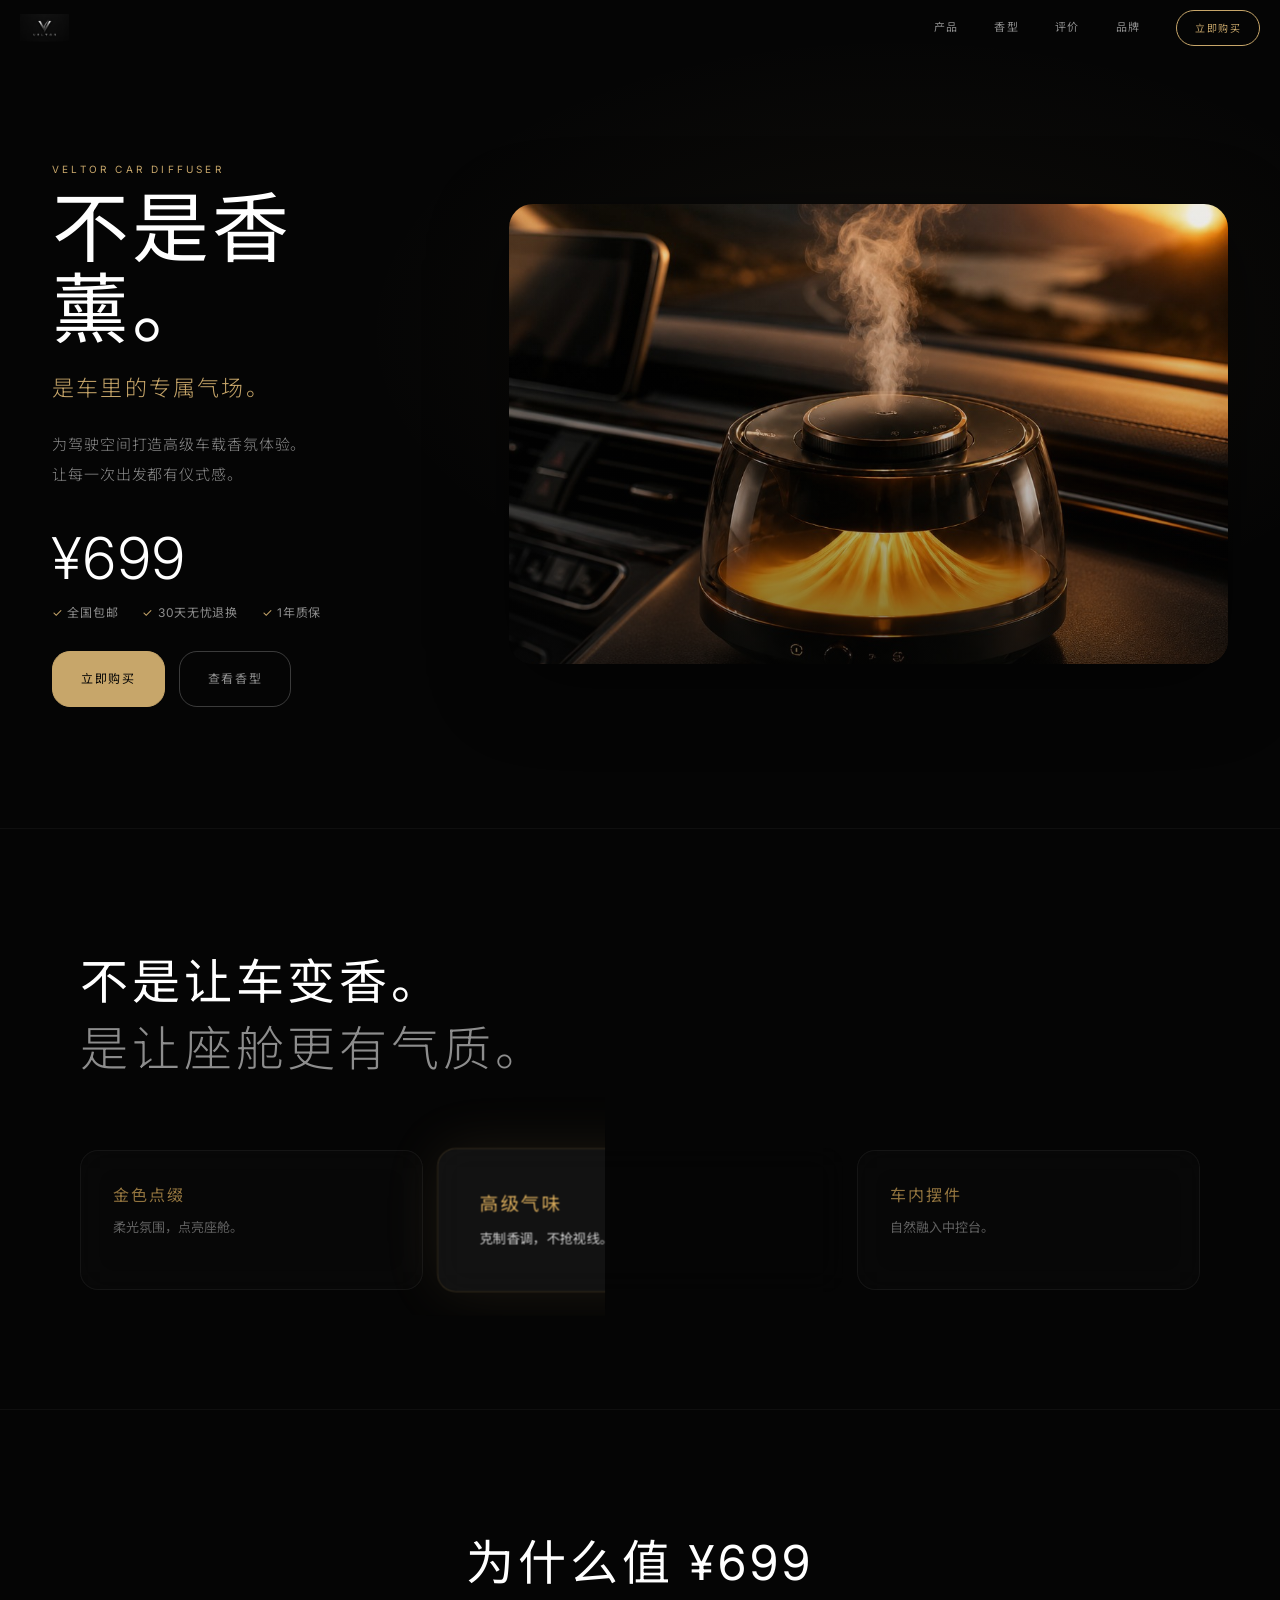
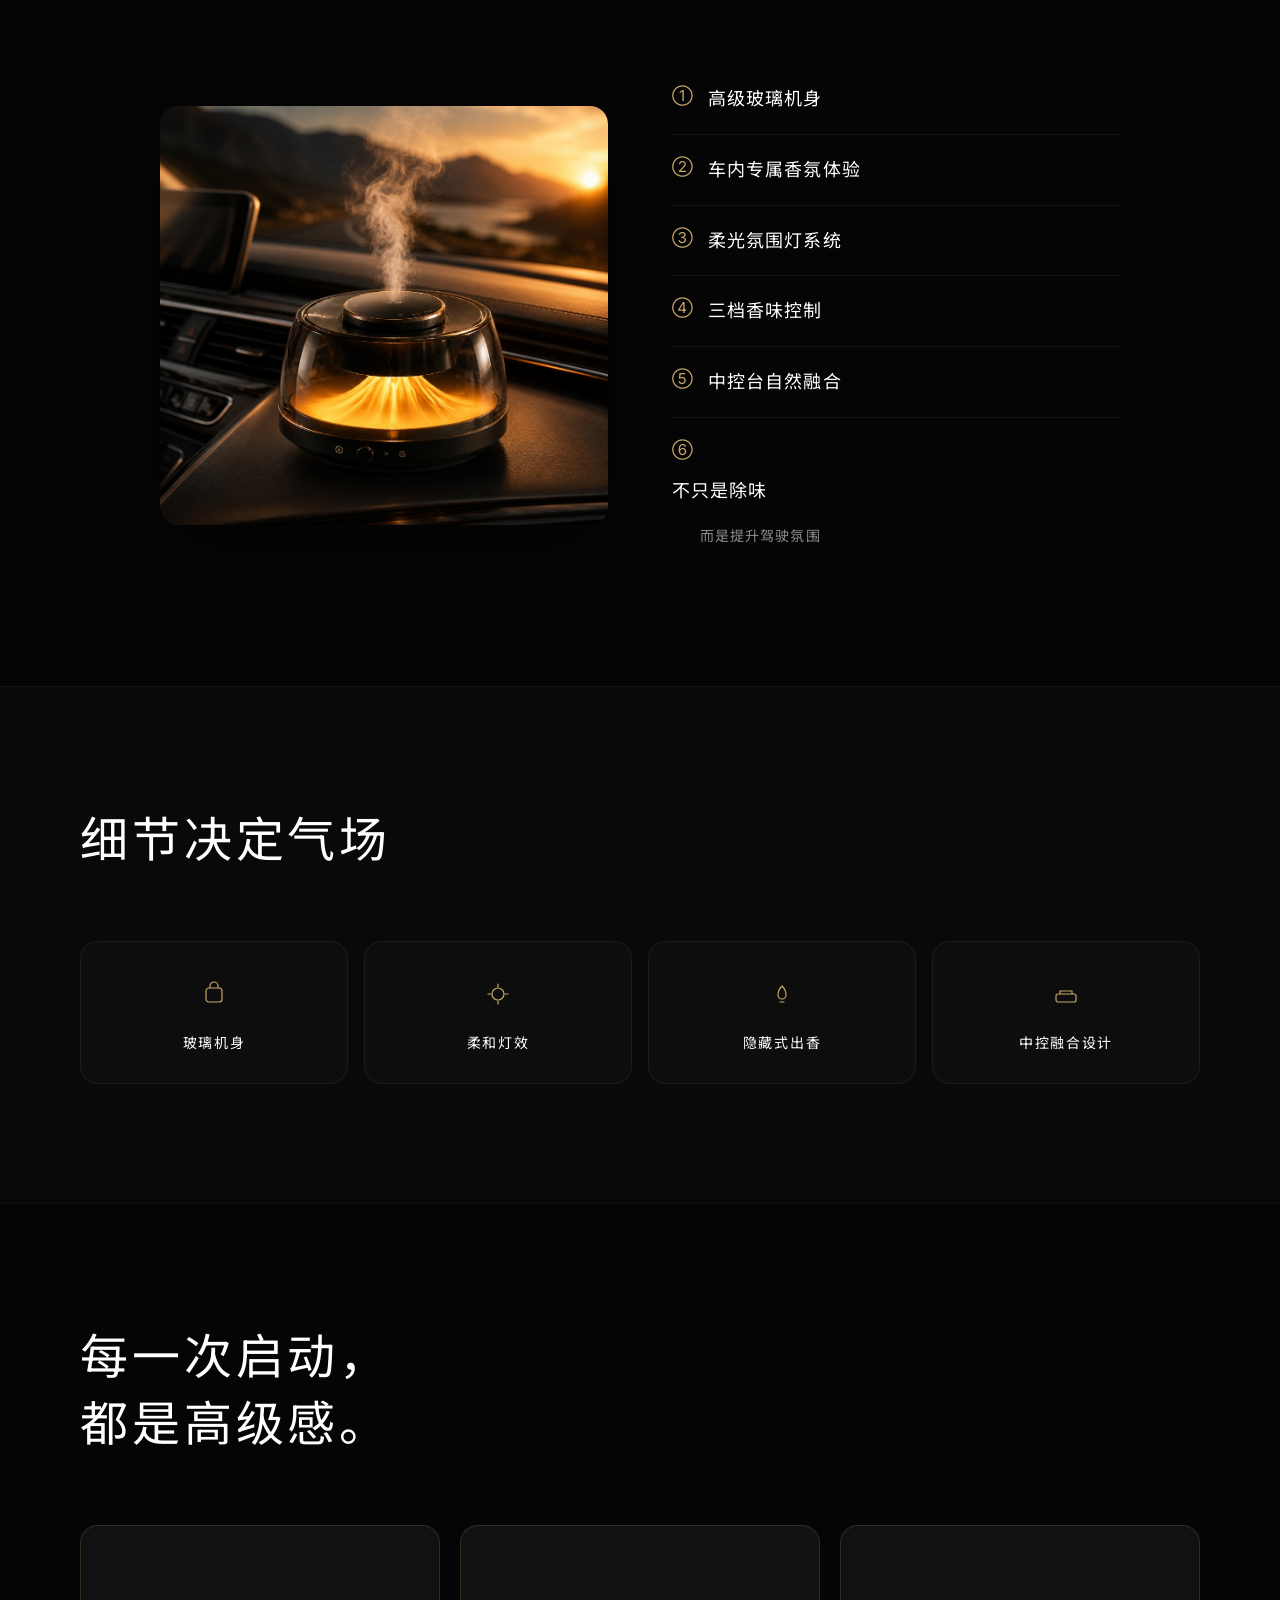
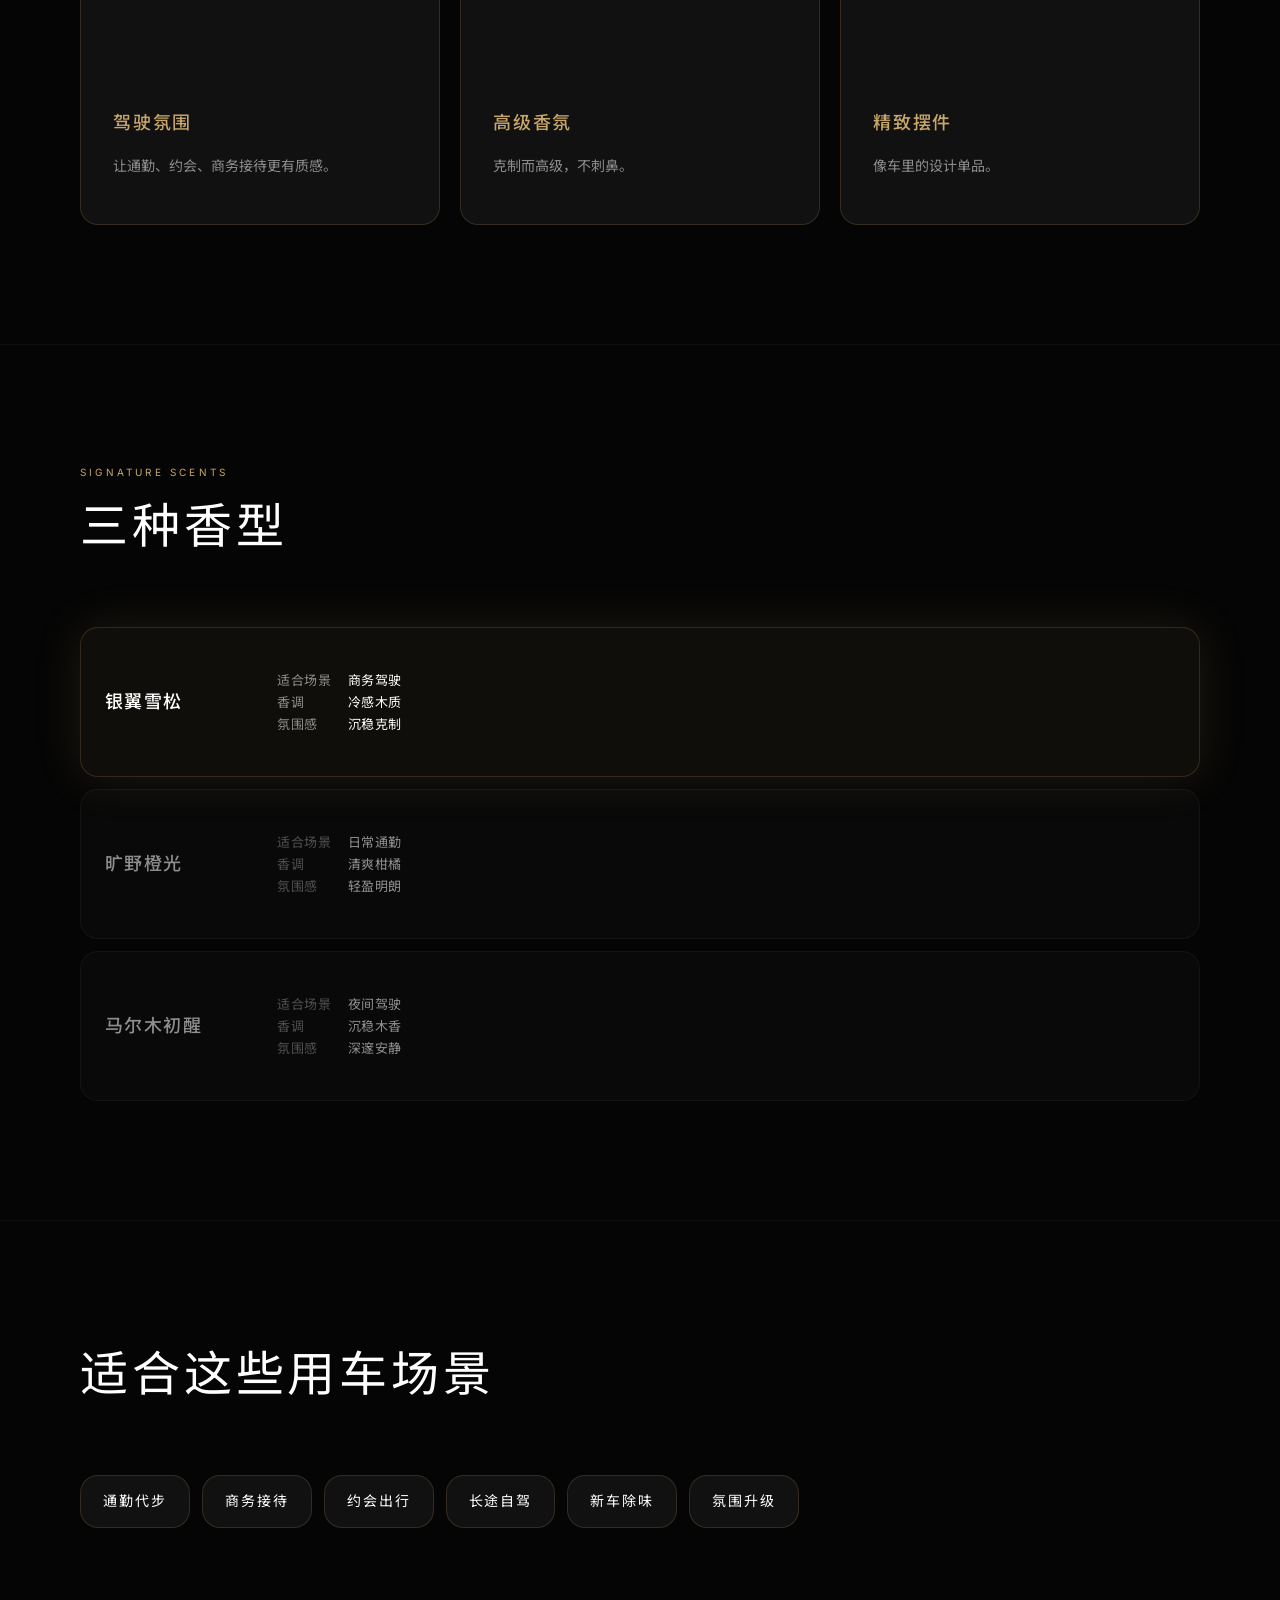
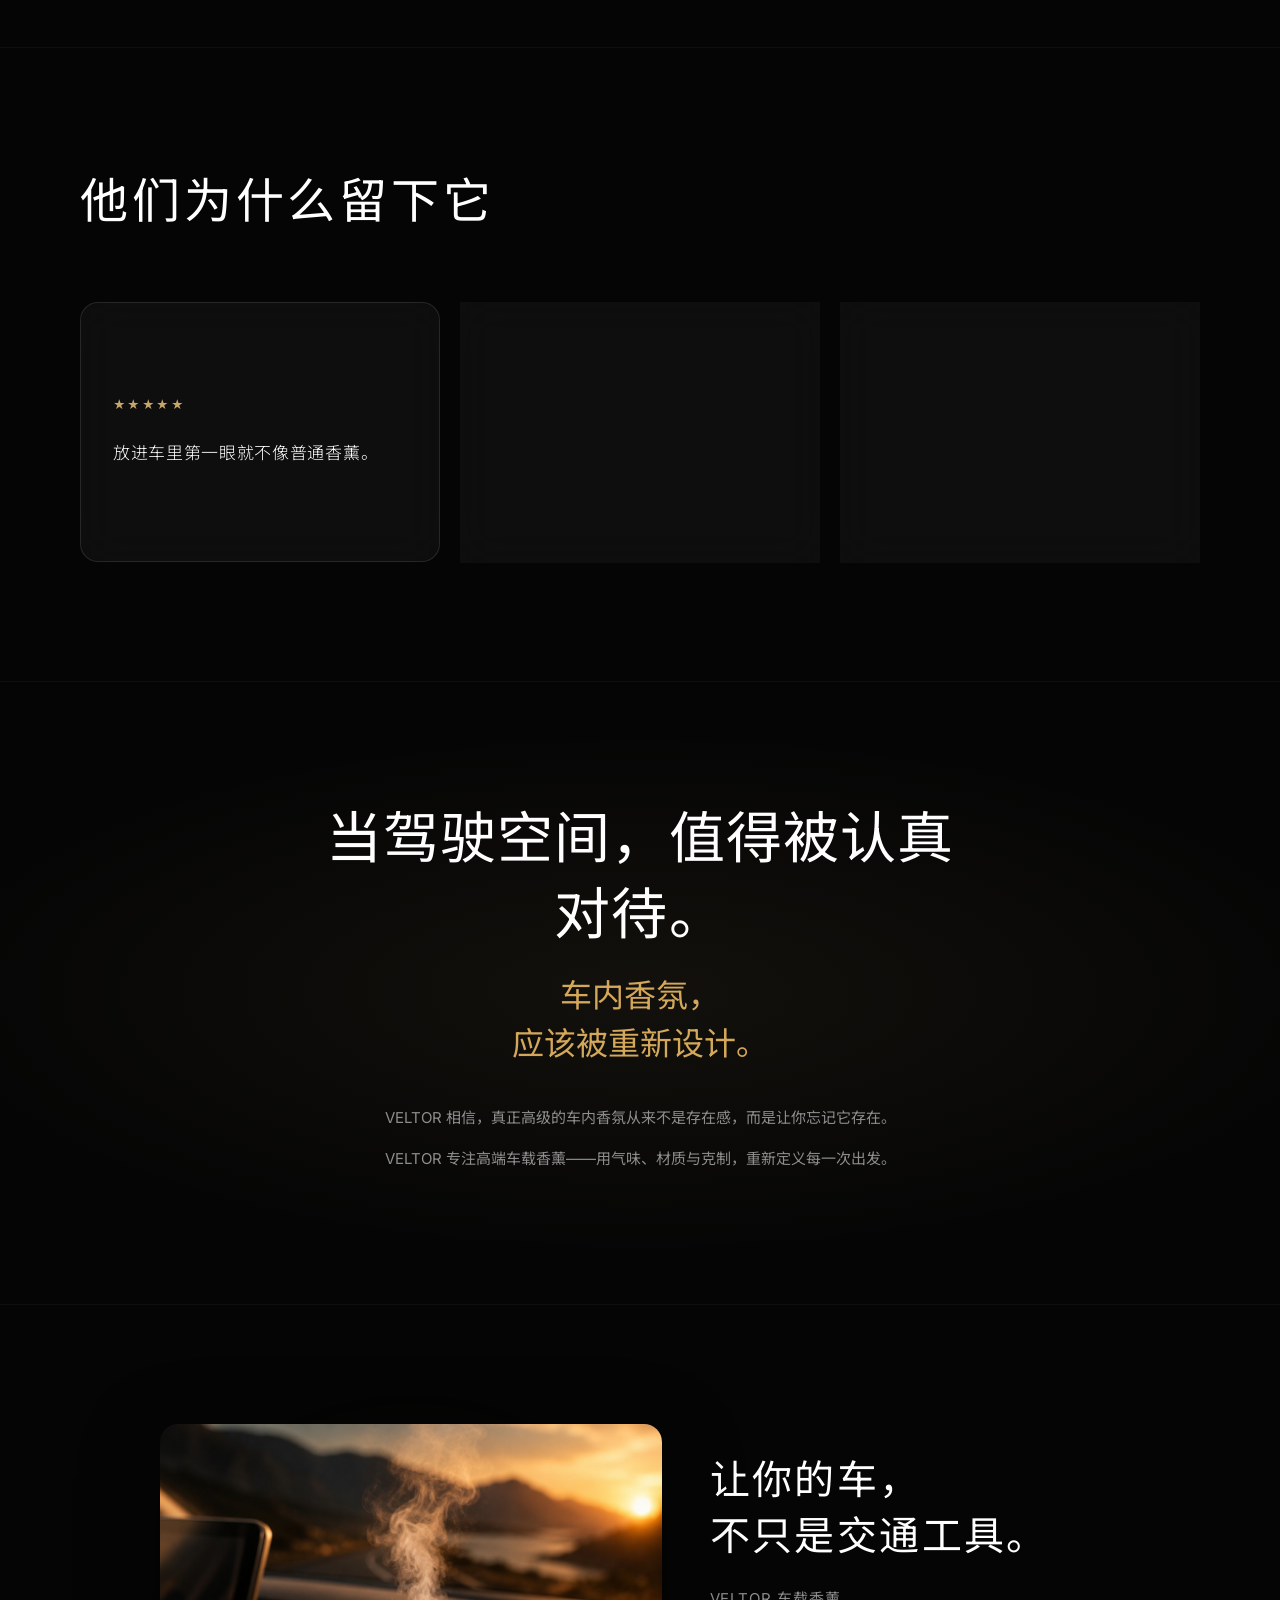
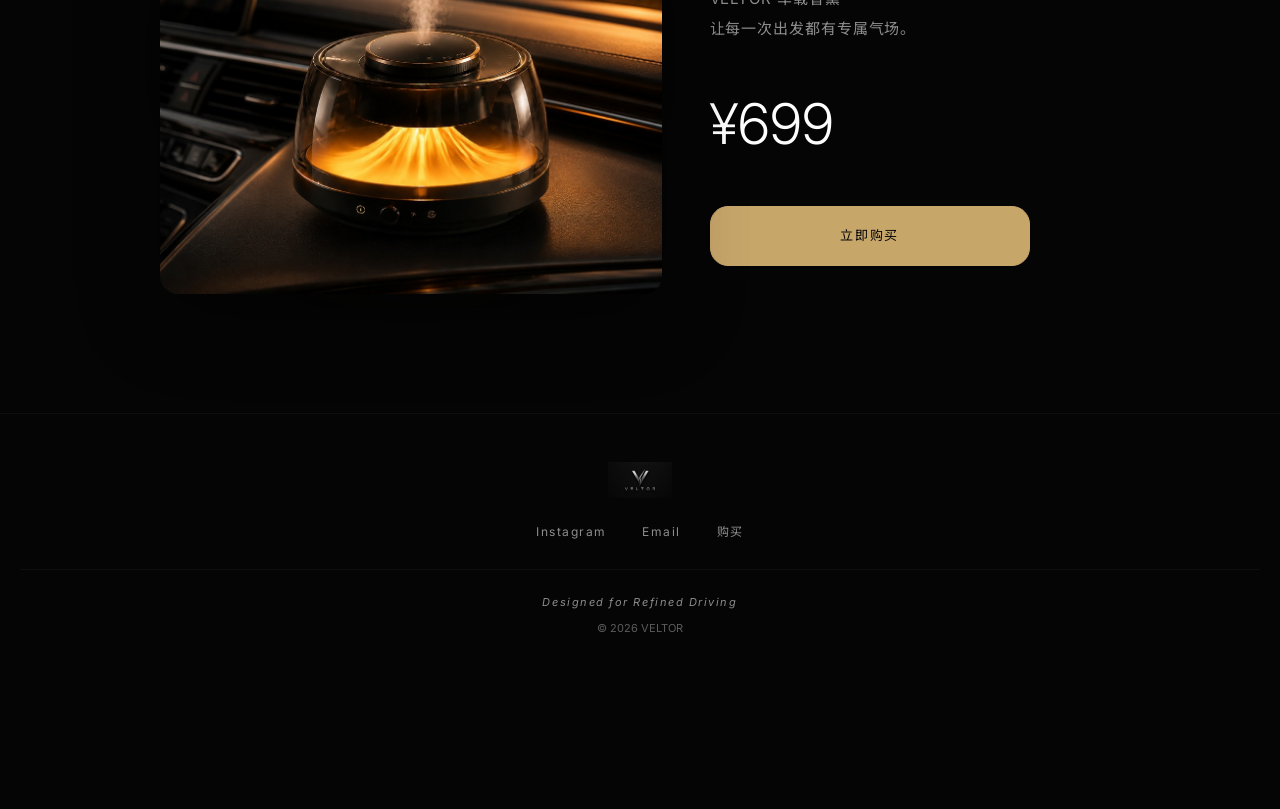
<file: index.html>
<!DOCTYPE html>
<html lang="zh-CN">
<head>
  <meta charset="UTF-8">
  <meta name="viewport" content="width=device-width, initial-scale=1.0">
  <script>
    (function (REPO) {
      var p = location.pathname;
      var base = (p === REPO || p.indexOf(REPO + '/') === 0)
        ? REPO + '/'
        : (p.indexOf('.') > -1 ? p.slice(0, p.lastIndexOf('/') + 1) : (p.endsWith('/') ? p : p + '/'));
      var el = document.createElement('base');
      el.href = base;
      document.head.insertBefore(el, document.head.firstChild);
      window.VELTOR_BASE = base;
      window.veltorPage = function (path) { return base + String(path).replace(/^\//, ''); };
      var isGhPages = p === REPO || p.indexOf(REPO + '/') === 0;
      window.veltorProductImg = isGhPages ? 'images/car-diffuser-hero.png' : 'public/images/car-diffuser-hero.png';
      window.veltorLogoImg = isGhPages ? 'images/logo-main.png' : 'public/images/logo-main.png';
      var preload = document.createElement('link');
      preload.rel = 'preload';
      preload.as = 'image';
      preload.href = (isGhPages ? REPO + '/' : base) + window.veltorProductImg;
      document.head.appendChild(preload);
    })('/veltor-site');
  </script>
  <meta name="description" content="VELTOR 高端车载香薰，为驾驶空间打造专属气场。">
  <title>VELTOR｜高端车载香薰</title>
  <meta property="og:type" content="website">
  <meta property="og:site_name" content="VELTOR">
  <meta property="og:title" content="VELTOR｜高端车载香薰">
  <meta property="og:description" content="VELTOR 高端车载香薰，为驾驶空间打造专属气场。">
  <meta property="og:image" content="https://suihaoyang320-ctrl.github.io/veltor-site/images/logo-main.png">
  <meta property="og:url" content="https://suihaoyang320-ctrl.github.io/veltor-site/">
  <meta property="og:locale" content="zh_CN">
  <meta name="twitter:card" content="summary_large_image">
  <meta name="twitter:title" content="VELTOR｜高端车载香薰">
  <meta name="twitter:description" content="VELTOR 高端车载香薰，为驾驶空间打造专属气场。">
  <meta name="twitter:image" content="https://suihaoyang320-ctrl.github.io/veltor-site/images/logo-main.png">
  <link rel="icon" type="image/png" href="favicon.png">
  <link rel="preconnect" href="https://fonts.googleapis.com">
  <link rel="preconnect" href="https://fonts.gstatic.com" crossorigin>
  <link href="https://fonts.googleapis.com/css2?family=Inter:wght@300;400;500;600&family=Noto+Sans+SC:wght@300;400;500;700&display=swap" rel="stylesheet">
  <link rel="stylesheet" href="style.css">
</head>
<body>
  <header class="nav" id="nav">
    <div class="nav__inner">
      <a href="#" class="nav__logo anim-logo" aria-label="VELTOR">
        <img
          class="nav__logo-img"
          data-veltor-logo
          src="public/images/logo-main.png"
          alt="VELTOR"
          height="28"
        >
      </a>
      <nav class="nav__links">
        <a href="#worth699">产品</a>
        <a href="#details">香型</a>
        <a href="#reviews">评价</a>
        <a href="#story">品牌</a>
        <button class="nav__buy js-open-purchase" type="button">立即购买</button>
      </nav>
      <button class="nav__menu" id="menuBtn" aria-label="打开菜单" type="button">
        <span></span><span></span>
      </button>
    </div>
    <div class="nav__mobile" id="mobileMenu">
      <a href="#worth699">产品</a>
      <a href="#details">香型</a>
      <a href="#reviews">评价</a>
      <a href="#story">品牌</a>
      <button class="nav__buy js-open-purchase" type="button">立即购买</button>
    </div>
  </header>

  <!-- 1 · Hero -->
  <section class="hero" id="hero">
    <div class="hero__bg">
      <div class="hero__breath"></div>
    </div>
    <div class="hero__grid">
      <div class="hero__copy">
        <p class="eyebrow anim-up" style="--d:0.1s">VELTOR CAR DIFFUSER</p>
        <h1 class="hero__headline anim-up" style="--d:0.2s">不是香薰。</h1>
        <p class="hero__sub anim-up" style="--d:0.3s">是车里的专属气场。</p>
        <p class="hero__desc anim-up" style="--d:0.4s">为驾驶空间打造高级车载香氛体验。<br>让每一次出发都有仪式感。</p>
        <div class="hero__price-block anim-up" style="--d:0.55s">
          <p class="hero__price">¥699</p>
          <ul class="hero__trust">
            <li>✓ 全国包邮</li>
            <li>✓ 30天无忧退换</li>
            <li>✓ 1年质保</li>
          </ul>
        </div>
        <div class="hero__actions anim-up" style="--d:0.65s">
          <button class="btn btn--gold js-open-purchase" type="button">立即购买</button>
          <a class="btn btn--ghost" href="#details">查看香型</a>
        </div>
      </div>
      <div class="hero__visual" id="heroVisual">
        <div class="hero__card" id="heroProduct">
          <img
            class="hero__img"
            data-veltor-product
            data-veltor-hero
            src="public/images/car-diffuser-hero.png"
            alt="VELTOR 高端车载香薰"
            width="828"
            height="460"
            fetchpriority="high"
            decoding="async"
          >
          <div class="hero__card-shade" aria-hidden="true"></div>
        </div>
      </div>
    </div>
  </section>

  <!-- 2 · 价值解释 -->
  <section class="section section--promise" id="promise">
    <div class="container">
      <h2 class="section-title reveal">不是让车变香。<br><span class="muted">是让座舱更有气质。</span></h2>
      <div class="promise-grid reveal" data-delay="1">
        <article class="promise-card promise-card--side">
          <span class="promise-card__label">金色点缀</span>
          <p class="promise-card__text">柔光氛围，点亮座舱。</p>
        </article>
        <article class="promise-card promise-card--featured">
          <span class="promise-card__label">高级气味</span>
          <p class="promise-card__text">克制香调，不抢视线。</p>
        </article>
        <article class="promise-card promise-card--side">
          <span class="promise-card__label">车内摆件</span>
          <p class="promise-card__text">自然融入中控台。</p>
        </article>
      </div>
    </div>
  </section>

  <!-- 3 · 为什么值 ¥699 -->
  <section class="section section--worth" id="worth699">
    <div class="container">
      <h2 class="section-title reveal">为什么值 ¥699</h2>
      <div class="worth-block reveal">
        <div class="worth-block__visual">
          <img class="worth-block__img" data-veltor-product src="public/images/car-diffuser-hero.png" alt="VELTOR 高端车载香薰" width="480" height="360" loading="lazy" decoding="async">
        </div>
        <ul class="worth-block__list">
          <li class="reveal" data-delay="0"><span class="worth-block__num">①</span>高级玻璃机身</li>
          <li class="reveal" data-delay="1"><span class="worth-block__num">②</span>车内专属香氛体验</li>
          <li class="reveal" data-delay="2"><span class="worth-block__num">③</span>柔光氛围灯系统</li>
          <li class="reveal" data-delay="3"><span class="worth-block__num">④</span>三档香味控制</li>
          <li class="reveal" data-delay="4"><span class="worth-block__num">⑤</span>中控台自然融合</li>
          <li class="reveal worth-block__list-item--dual" data-delay="5"><span class="worth-block__num">⑥</span>不只是除味<br><span class="worth-block__sub">而是提升驾驶氛围</span></li>
        </ul>
      </div>
    </div>
  </section>

  <!-- 4 · 细节决定气场 -->
  <section class="section section--micro" id="micro">
    <div class="container">
      <h2 class="section-title reveal">细节决定气场</h2>
      <div class="micro-grid reveal">
        <article class="micro-card reveal" data-delay="0">
          <span class="micro-card__icon" aria-hidden="true">
            <svg width="28" height="28" viewBox="0 0 28 28" fill="none"><rect x="6" y="8" width="16" height="14" rx="3" stroke="currentColor" stroke-width="1.2"/><path d="M10 8V6a4 4 0 0 1 8 0v2" stroke="currentColor" stroke-width="1.2"/></svg>
          </span>
          <h3>玻璃机身</h3>
        </article>
        <article class="micro-card reveal" data-delay="1">
          <span class="micro-card__icon" aria-hidden="true">
            <svg width="28" height="28" viewBox="0 0 28 28" fill="none"><circle cx="14" cy="14" r="6" stroke="currentColor" stroke-width="1.2"/><path d="M14 4v3M14 21v3M4 14h3M21 14h3" stroke="currentColor" stroke-width="1.2" stroke-linecap="round"/></svg>
          </span>
          <h3>柔和灯效</h3>
        </article>
        <article class="micro-card reveal" data-delay="2">
          <span class="micro-card__icon" aria-hidden="true">
            <svg width="28" height="28" viewBox="0 0 28 28" fill="none"><path d="M14 6c0 0-4 4-4 9a4 4 0 0 0 8 0c0-5-4-9-4-9z" stroke="currentColor" stroke-width="1.2"/><path d="M12 22h4" stroke="currentColor" stroke-width="1.2" stroke-linecap="round"/></svg>
          </span>
          <h3>隐藏式出香</h3>
        </article>
        <article class="micro-card reveal" data-delay="3">
          <span class="micro-card__icon" aria-hidden="true">
            <svg width="28" height="28" viewBox="0 0 28 28" fill="none"><rect x="4" y="14" width="20" height="8" rx="2" stroke="currentColor" stroke-width="1.2"/><path d="M8 14V11h12v3" stroke="currentColor" stroke-width="1.2"/></svg>
          </span>
          <h3>中控融合设计</h3>
        </article>
      </div>
    </div>
  </section>

  <!-- 5 · 产品体验 -->
  <section class="section section--craft" id="craft">
    <div class="container">
      <h2 class="section-title reveal">每一次启动，<br>都是高级感。</h2>
      <div class="craft-scroll">
        <article class="craft-card reveal" data-delay="0">
          <h3>驾驶氛围</h3>
          <p>让通勤、约会、商务接待更有质感。</p>
        </article>
        <article class="craft-card reveal" data-delay="1">
          <h3>高级香氛</h3>
          <p>克制而高级，不刺鼻。</p>
        </article>
        <article class="craft-card reveal" data-delay="2">
          <h3>精致摆件</h3>
          <p>像车里的设计单品。</p>
        </article>
      </div>
    </div>
  </section>

  <!-- 5 · 香型 -->
  <section class="section section--scents" id="details">
    <div class="container">
      <p class="eyebrow reveal">SIGNATURE SCENTS</p>
      <h2 class="section-title reveal">三种香型</h2>
      <div class="scent-stack" id="detailScents">
        <article class="scent-lg active reveal" data-scent="fir" data-delay="0" tabindex="0" role="button" aria-pressed="true">
          <div class="scent-lg__head">
            <h3>银翼雪松</h3>
            <div class="scent-lg__meta">
              <p><span class="scent-lg__key">适合场景</span><span class="scent-lg__val">商务驾驶</span></p>
              <p><span class="scent-lg__key">香调</span><span class="scent-lg__val">冷感木质</span></p>
              <p><span class="scent-lg__key">氛围感</span><span class="scent-lg__val">沉稳克制</span></p>
            </div>
          </div>
        </article>
        <article class="scent-lg reveal" data-scent="cedar" data-delay="1" tabindex="0" role="button" aria-pressed="false">
          <div class="scent-lg__head">
            <h3>旷野橙光</h3>
            <div class="scent-lg__meta">
              <p><span class="scent-lg__key">适合场景</span><span class="scent-lg__val">日常通勤</span></p>
              <p><span class="scent-lg__key">香调</span><span class="scent-lg__val">清爽柑橘</span></p>
              <p><span class="scent-lg__key">氛围感</span><span class="scent-lg__val">轻盈明朗</span></p>
            </div>
          </div>
        </article>
        <article class="scent-lg reveal" data-scent="ebony" data-delay="2" tabindex="0" role="button" aria-pressed="false">
          <div class="scent-lg__head">
            <h3>马尔木初醒</h3>
            <div class="scent-lg__meta">
              <p><span class="scent-lg__key">适合场景</span><span class="scent-lg__val">夜间驾驶</span></p>
              <p><span class="scent-lg__key">香调</span><span class="scent-lg__val">沉稳木香</span></p>
              <p><span class="scent-lg__key">氛围感</span><span class="scent-lg__val">深邃安静</span></p>
            </div>
          </div>
        </article>
      </div>
    </div>
  </section>

  <!-- 6 · 适配车型 -->
  <section class="section section--cars" id="cars">
    <div class="container">
      <h2 class="section-title reveal">适合这些用车场景</h2>
      <div class="cars-track reveal">
        <article class="car-cabin">通勤代步</article>
        <article class="car-cabin">商务接待</article>
        <article class="car-cabin">约会出行</article>
        <article class="car-cabin">长途自驾</article>
        <article class="car-cabin">新车除味</article>
        <article class="car-cabin">氛围升级</article>
      </div>
    </div>
  </section>

  <!-- 7 · 评价 -->
  <section class="section section--reviews" id="reviews">
    <div class="container">
      <h2 class="section-title reveal">他们为什么留下它</h2>
      <div class="review-forum">
        <article class="forum-card reveal" data-delay="0">
          <div class="forum-card__stars">★★★★★</div>
          <blockquote>放进车里第一眼就不像普通香薰。</blockquote>
        </article>
        <article class="forum-card reveal" data-delay="1">
          <div class="forum-card__stars">★★★★★</div>
          <blockquote>香味很高级，不会刺鼻。</blockquote>
        </article>
        <article class="forum-card reveal" data-delay="2">
          <div class="forum-card__stars">★★★★★</div>
          <blockquote>朋友上车都会问在哪里买。</blockquote>
        </article>
      </div>
    </div>
  </section>

  <!-- 8 · 品牌故事 -->
  <section class="section section--story" id="story">
    <div class="container container--narrow">
      <h2 class="story-head reveal">当驾驶空间，值得被认真对待。</h2>
      <p class="story-sub reveal">车内香氛，<br>应该被重新设计。</p>
      <div class="story-body reveal">
        <p>VELTOR 相信，真正高级的车内香氛从来不是存在感，而是让你忘记它存在。</p>
        <p>VELTOR 专注高端车载香薰——用气味、材质与克制，重新定义每一次出发。</p>
      </div>
    </div>
  </section>

  <!-- 9 · 购买 -->
  <section class="section section--buy" id="buy">
    <div class="container buy-grid reveal">
      <div class="buy-visual">
        <div class="buy-visual__glow" aria-hidden="true"></div>
        <img data-veltor-product src="public/images/car-diffuser-hero.png" alt="VELTOR 高端车载香薰" width="576" height="432" loading="lazy" decoding="async">
      </div>
      <div class="buy-panel">
        <h2 class="buy-headline">让你的车，<br>不只是交通工具。</h2>
        <p class="buy-sub">VELTOR 车载香薰<br>让每一次出发都有专属气场。</p>
        <p class="buy-price">¥699</p>
        <button class="btn btn--gold btn--buy js-open-purchase" id="buyNowBtn" type="button">立即购买</button>
      </div>
    </div>
  </section>

  <footer class="footer">
    <div class="footer__brand">
      <a href="#" class="footer__logo-link" aria-label="VELTOR">
        <img class="footer__logo-img" data-veltor-logo src="public/images/logo-main.png" alt="VELTOR">
      </a>
      <nav class="footer__nav">
        <a href="https://instagram.com/veltor" target="_blank" rel="noopener noreferrer">Instagram</a>
        <a href="mailto:hello@veltor.com">Email</a>
        <a href="#buy">购买</a>
      </nav>
    </div>
    <div class="footer__bottom">
      <p class="footer__tagline">Designed for Refined Driving</p>
      <p>&copy; 2026 VELTOR</p>
    </div>
  </footer>

  <aside class="mobile-bar" id="mobileBar" aria-hidden="false">
    <span class="mobile-bar__price">¥699</span>
    <button class="btn btn--gold js-open-purchase" type="button">立即购买</button>
  </aside>

  <div class="purchase-modal" id="purchaseModal" aria-hidden="true">
    <div class="purchase-modal__backdrop"></div>
    <div class="purchase-modal__content">
      <button class="purchase-modal__close" id="purchaseClose" aria-label="关闭" type="button">&times;</button>
      <h3 class="purchase-modal__title">VELTOR 车载香薰</h3>
      <p class="purchase-modal__price">¥699</p>
      <div class="purchase-modal__field">
        <span class="purchase-modal__label">香型选择</span>
        <div class="purchase-modal__scents">
          <button class="purchase-scent active" data-scent="fir" type="button">银翼雪松</button>
          <button class="purchase-scent" data-scent="cedar" type="button">旷野橙光</button>
          <button class="purchase-scent" data-scent="ebony" type="button">马尔木初醒</button>
        </div>
      </div>
      <div class="purchase-modal__field">
        <span class="purchase-modal__label">数量</span>
        <div class="qty-control">
          <button class="qty-control__btn" id="qtyMinus" type="button" aria-label="减少">−</button>
          <span class="qty-control__value" id="qtyValue">1</span>
          <button class="qty-control__btn" id="qtyPlus" type="button" aria-label="增加">+</button>
        </div>
      </div>
      <button class="btn btn--gold purchase-modal__submit" id="purchaseAddCart" type="button">加入购物车</button>
    </div>
  </div>

  <div class="cart-drawer" id="cartDrawer" aria-hidden="true">
    <div class="cart-drawer__backdrop" id="cartDrawerBackdrop"></div>
    <div class="cart-drawer__panel">
      <button class="cart-drawer__close" id="cartDrawerClose" aria-label="关闭" type="button">&times;</button>
      <div class="cart-drawer__icon">✓</div>
      <h3 class="cart-drawer__title">已加入购物车</h3>
      <div class="cart-drawer__item">
        <div class="cart-drawer__row">
          <span class="cart-drawer__label">商品</span>
          <span class="cart-drawer__value" id="cartDrawerName">VELTOR 车载香薰</span>
        </div>
        <div class="cart-drawer__row">
          <span class="cart-drawer__label">香型</span>
          <span class="cart-drawer__value" id="cartDrawerScent">银翼雪松</span>
        </div>
        <div class="cart-drawer__row">
          <span class="cart-drawer__label">数量</span>
          <span class="cart-drawer__value" id="cartDrawerQty">1</span>
        </div>
        <div class="cart-drawer__row cart-drawer__row--total">
          <span class="cart-drawer__label">总价</span>
          <span class="cart-drawer__total" id="cartDrawerTotal">¥699</span>
        </div>
      </div>
      <button class="btn btn--gold cart-drawer__checkout" id="cartCheckoutBtn" type="button">去结算</button>
    </div>
  </div>

  <script src="brand.js"></script>
  <script src="cart.js"></script>
  <script src="script.js"></script>
</body>
</html>
</file>
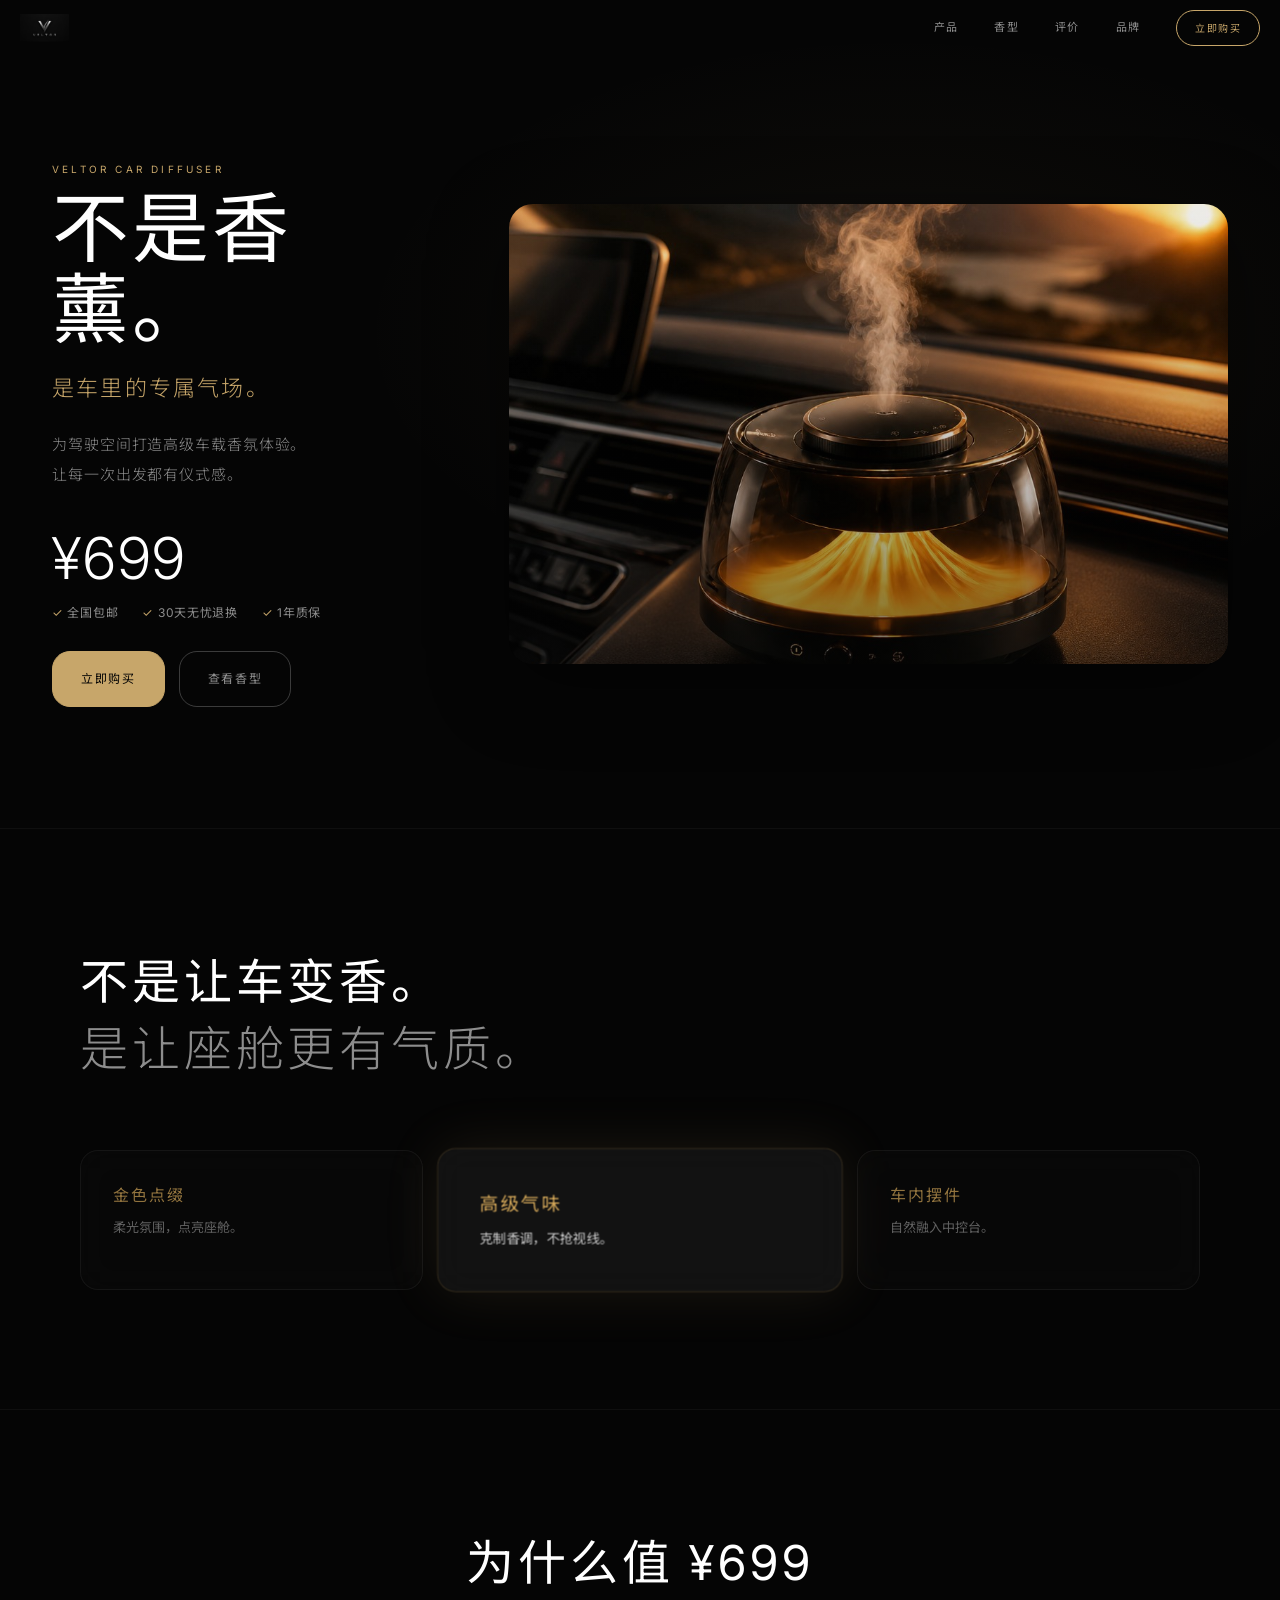
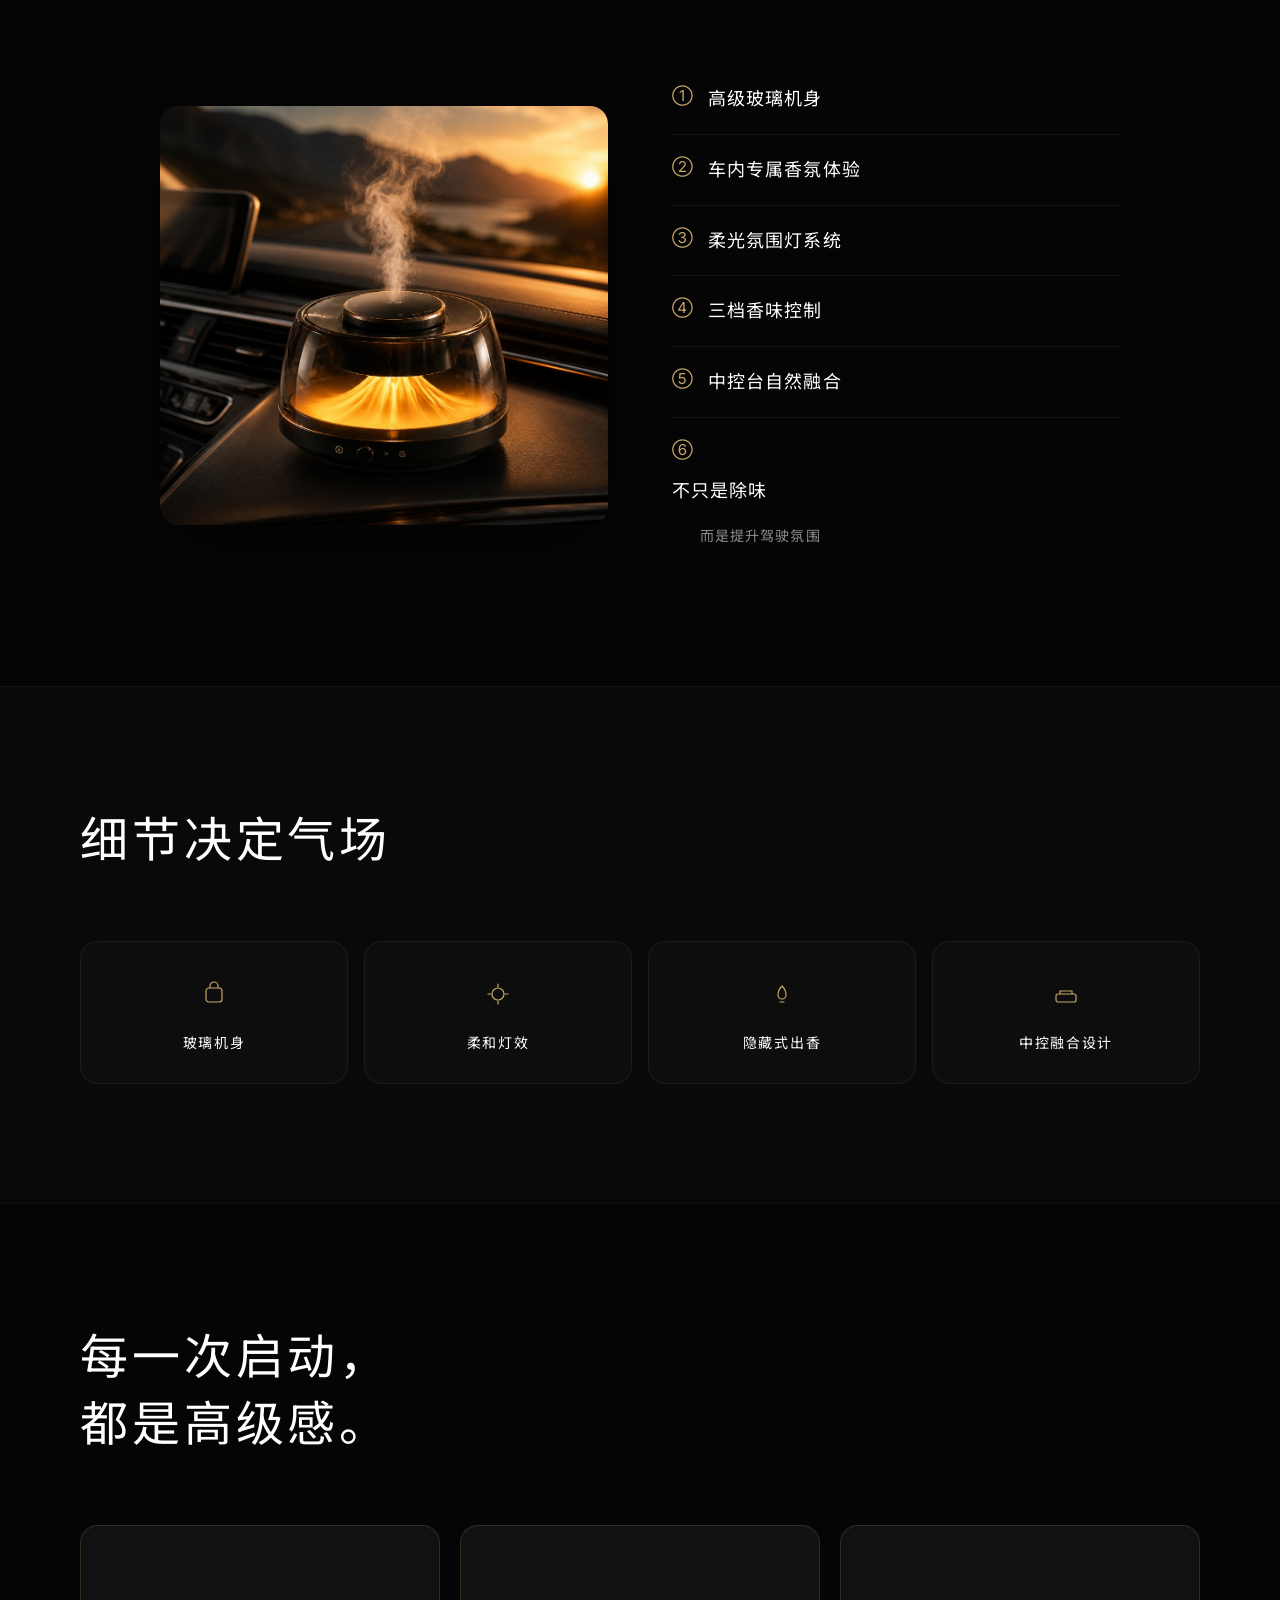
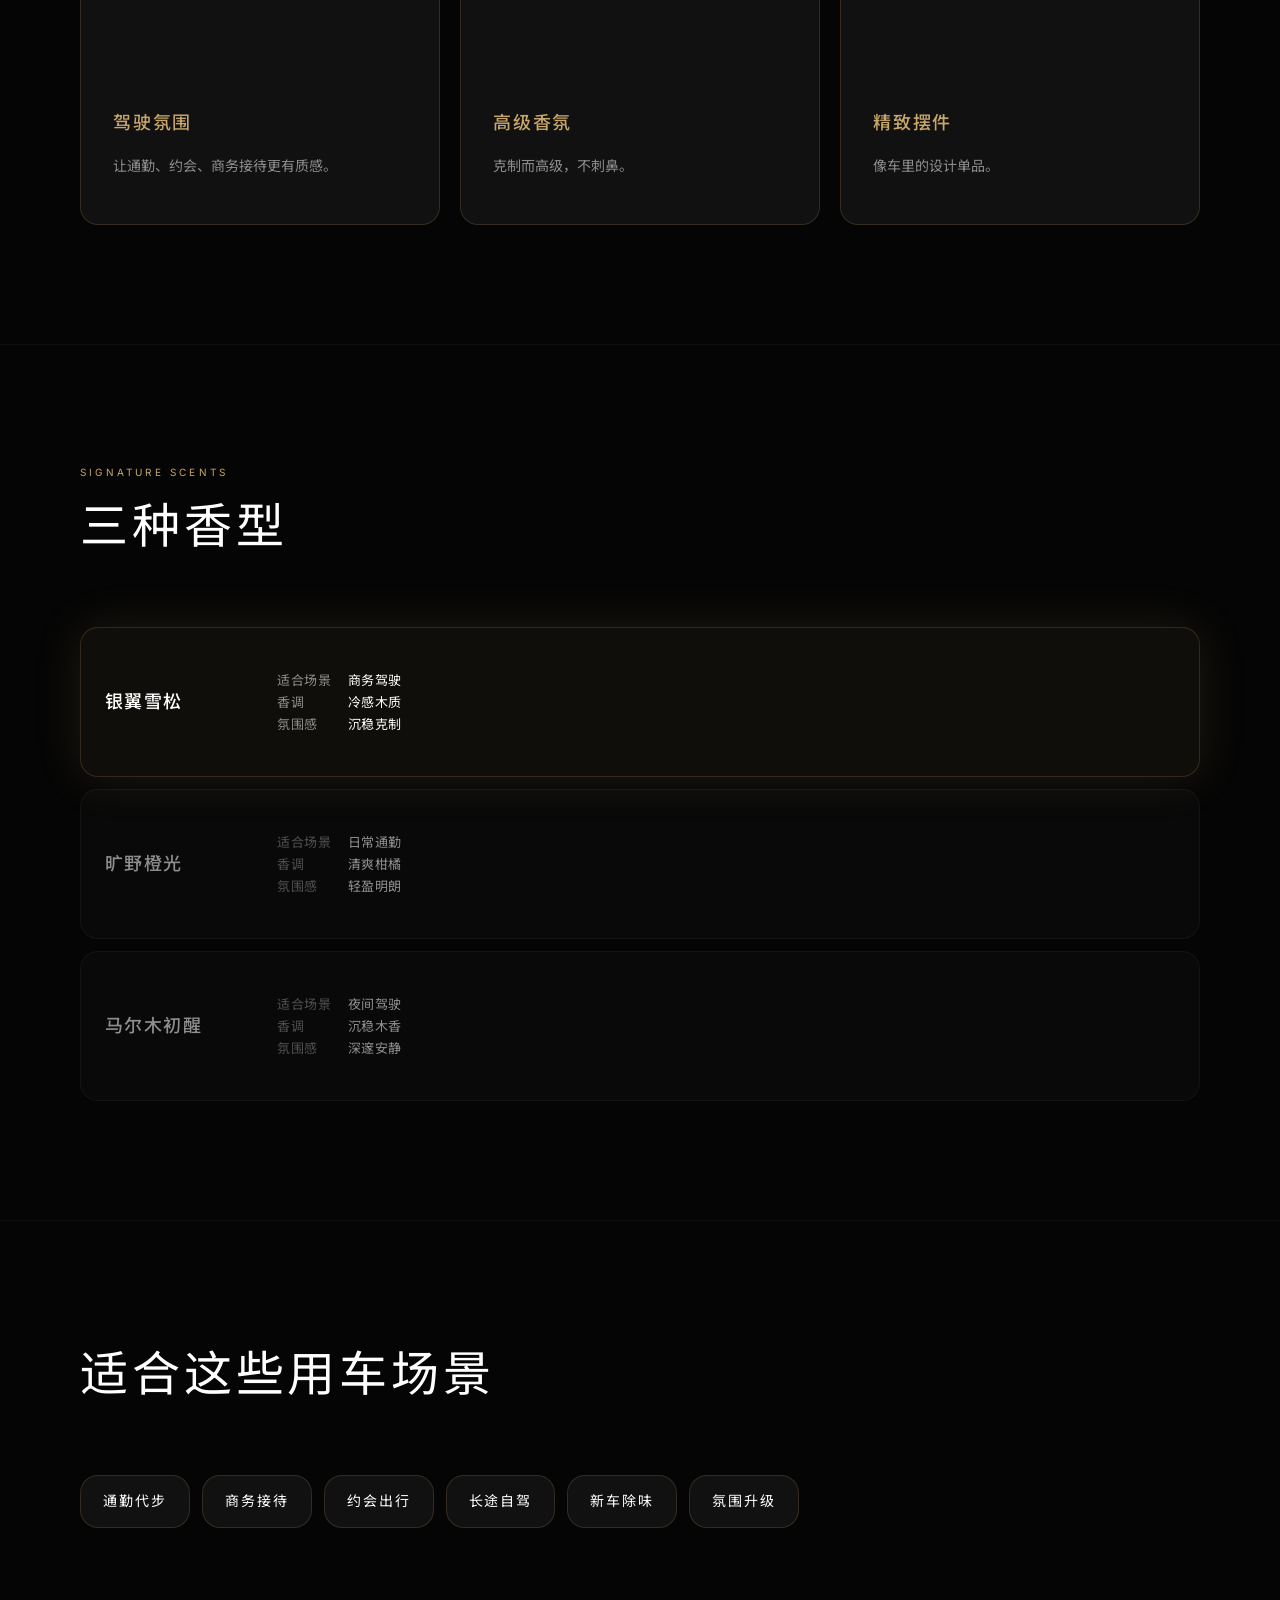
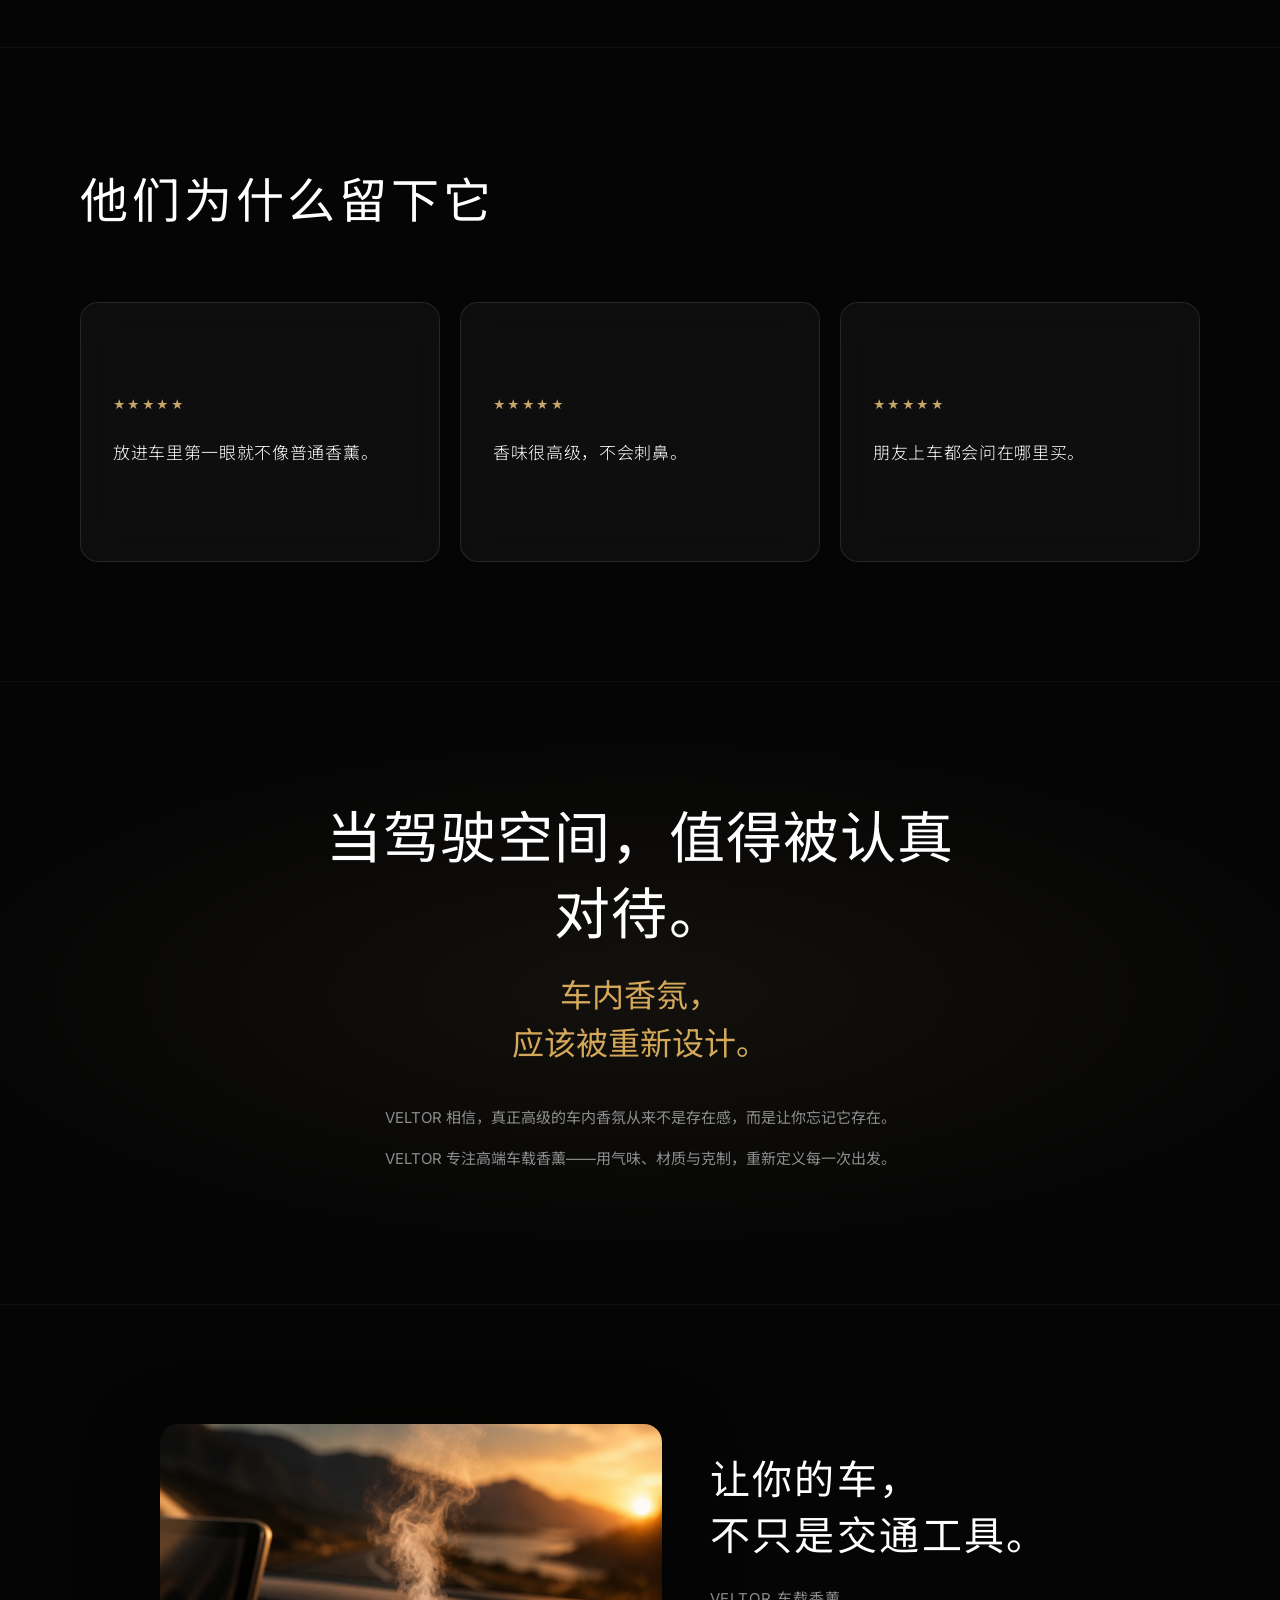
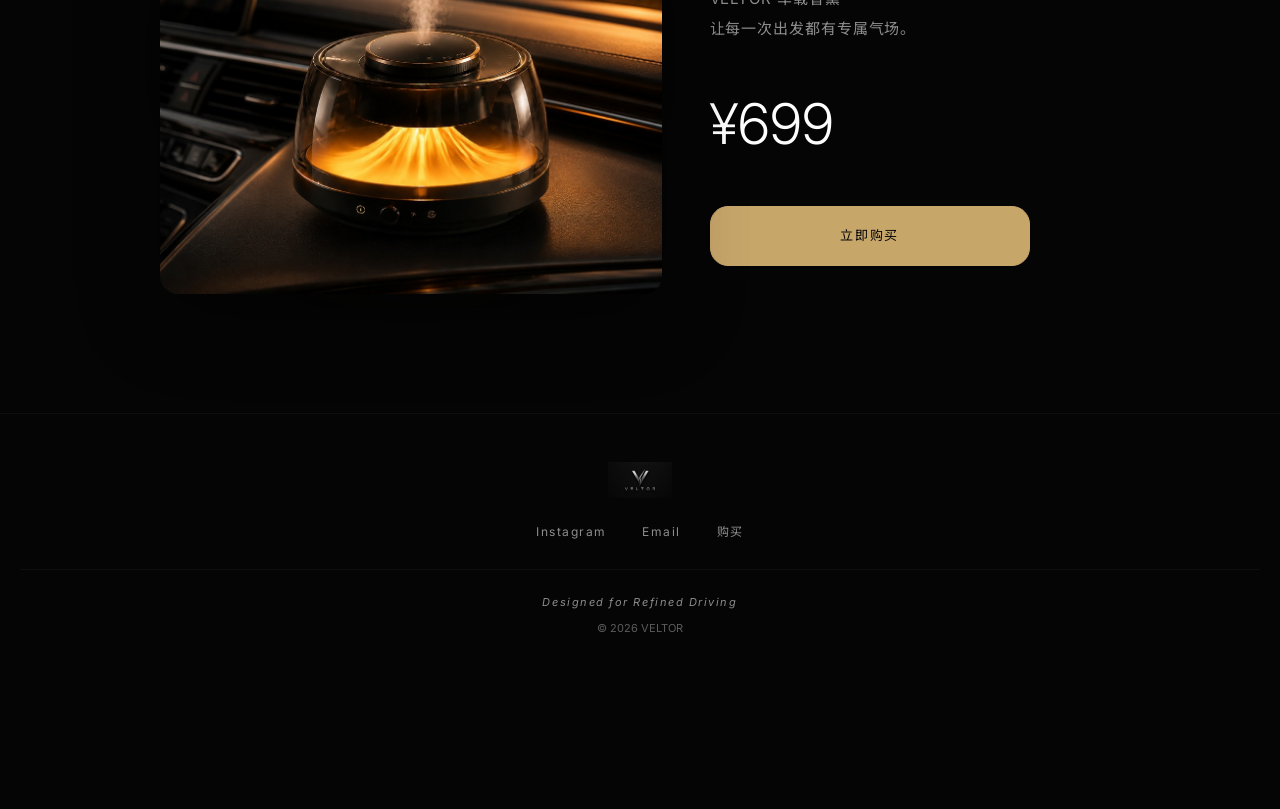
<file: checkout.html>
<!DOCTYPE html>
<html lang="zh-CN">
<head>
  <meta charset="UTF-8">
  <meta name="viewport" content="width=device-width, initial-scale=1.0">
  <script>
    (function (REPO) {
      var p = location.pathname;
      var base = (p === REPO || p.indexOf(REPO + '/') === 0)
        ? REPO + '/'
        : (p.indexOf('.') > -1 ? p.slice(0, p.lastIndexOf('/') + 1) : (p.endsWith('/') ? p : p + '/'));
      var el = document.createElement('base');
      el.href = base;
      document.head.insertBefore(el, document.head.firstChild);
      window.VELTOR_BASE = base;
      window.veltorPage = function (path) { return base + String(path).replace(/^\//, ''); };
      var isGhPages = p === REPO || p.indexOf(REPO + '/') === 0;
      window.veltorProductImg = isGhPages ? 'images/car-diffuser-hero.png' : 'public/images/car-diffuser-hero.png';
      window.veltorLogoImg = isGhPages ? 'images/logo-main.png' : 'public/images/logo-main.png';
    })('/veltor-site');
  </script>
  <meta name="description" content="VELTOR 结账 — 安全完成您的订单。">
  <title>结账 · VELTOR</title>
  <link rel="icon" type="image/png" href="favicon.png">
  <link rel="preconnect" href="https://fonts.googleapis.com">
  <link rel="preconnect" href="https://fonts.gstatic.com" crossorigin>
  <link href="https://fonts.googleapis.com/css2?family=Inter:wght@300;400;500;600;700&family=Noto+Sans+SC:wght@300;400;500;700&display=swap" rel="stylesheet">
  <link rel="stylesheet" href="style.css">
</head>
<body>
  <header class="nav nav--scrolled" id="nav">
    <div class="nav__inner">
      <a href="index.html" class="nav__logo" aria-label="VELTOR">
        <img class="nav__logo-img nav__logo-img--lg" data-veltor-logo src="public/images/logo-main.png" alt="VELTOR" height="42">
      </a>
      <nav class="nav__links">
        <a href="index.html">首页</a>
        <a href="product.html">产品</a>
      </nav>
    </div>
  </header>

  <main class="checkout-page">
    <div class="checkout-page__inner">
      <h1 class="checkout-page__title">结账</h1>

      <form class="checkout-form" id="checkoutForm" novalidate>
        <!-- ① 订单摘要 -->
        <section class="checkout-section">
          <h2 class="checkout-section__title">订单摘要</h2>
          <div class="checkout-summary" id="checkoutSummary">
            <img class="checkout-summary__img" data-veltor-product src="public/images/car-diffuser-hero.png" alt="VELTOR 高端车载香薰" width="80" height="106">
            <div class="checkout-summary__info">
              <p class="checkout-summary__name" id="summaryName">VELTOR 车载香薰</p>
              <p class="checkout-summary__scent" id="summaryScent">银翼雪松</p>
              <p class="checkout-summary__qty">数量：<span id="summaryQty">1</span></p>
            </div>
            <p class="checkout-summary__total" id="summaryTotal">¥699</p>
          </div>
        </section>

        <!-- ② 收货信息 -->
        <section class="checkout-section">
          <h2 class="checkout-section__title">收货信息</h2>
          <div class="checkout-fields">
            <label class="checkout-field">
              <span class="checkout-field__label">姓名</span>
              <input class="checkout-field__input" type="text" name="name" id="fieldName" placeholder="请输入收货人姓名" required autocomplete="name">
            </label>
            <label class="checkout-field">
              <span class="checkout-field__label">手机号</span>
              <input class="checkout-field__input" type="tel" name="phone" id="fieldPhone" placeholder="11 位手机号码" required autocomplete="tel" pattern="^1[3-9]\d{9}$">
            </label>
            <label class="checkout-field">
              <span class="checkout-field__label">地址</span>
              <textarea class="checkout-field__input checkout-field__textarea" name="address" id="fieldAddress" placeholder="省市区 + 详细地址" required rows="3"></textarea>
            </label>
          </div>
        </section>

        <!-- ③ 配送方式 -->
        <section class="checkout-section">
          <h2 class="checkout-section__title">配送方式</h2>
          <div class="checkout-options" id="shippingOptions">
            <label class="checkout-option">
              <input type="radio" name="shipping" value="standard" checked>
              <span class="checkout-option__box">
                <span class="checkout-option__name">标准配送</span>
                <span class="checkout-option__desc">顺丰包邮 · 3–5 个工作日</span>
              </span>
            </label>
            <label class="checkout-option">
              <input type="radio" name="shipping" value="express">
              <span class="checkout-option__box">
                <span class="checkout-option__name">极速配送</span>
                <span class="checkout-option__desc">同城当日达 · 1–2 个工作日</span>
              </span>
            </label>
          </div>
        </section>

        <!-- ④ 支付方式 -->
        <section class="checkout-section">
          <h2 class="checkout-section__title">支付方式</h2>
          <div class="checkout-options" id="paymentOptions">
            <label class="checkout-option">
              <input type="radio" name="payment" value="apple" checked>
              <span class="checkout-option__box">
                <span class="checkout-option__name">Apple Pay</span>
              </span>
            </label>
            <label class="checkout-option">
              <input type="radio" name="payment" value="alipayMethod">
              <span class="checkout-option__box">
                <span class="checkout-option__name">支付宝</span>
              </span>
            </label>
            <label class="checkout-option">
              <input type="radio" name="payment" value="wechat">
              <span class="checkout-option__box">
                <span class="checkout-option__name">微信支付</span>
              </span>
            </label>
            <label class="checkout-option">
              <input type="radio" name="payment" value="card">
              <span class="checkout-option__box">
                <span class="checkout-option__name">银行卡</span>
              </span>
            </label>
          </div>
        </section>

        <!-- ⑤ 提交订单 -->
        <button type="submit" class="btn btn--gold checkout-submit" id="submitOrder">提交订单 · <span id="submitTotal">¥699</span></button>
      </form>
    </div>
  </main>

  <footer class="footer footer--minimal">
    <div class="footer__bottom">
      <p>&copy; 2026 VELTOR</p>
    </div>
  </footer>

  <script src="brand.js"></script>
  <script src="checkout.js"></script>
</body>
</html>
</file>
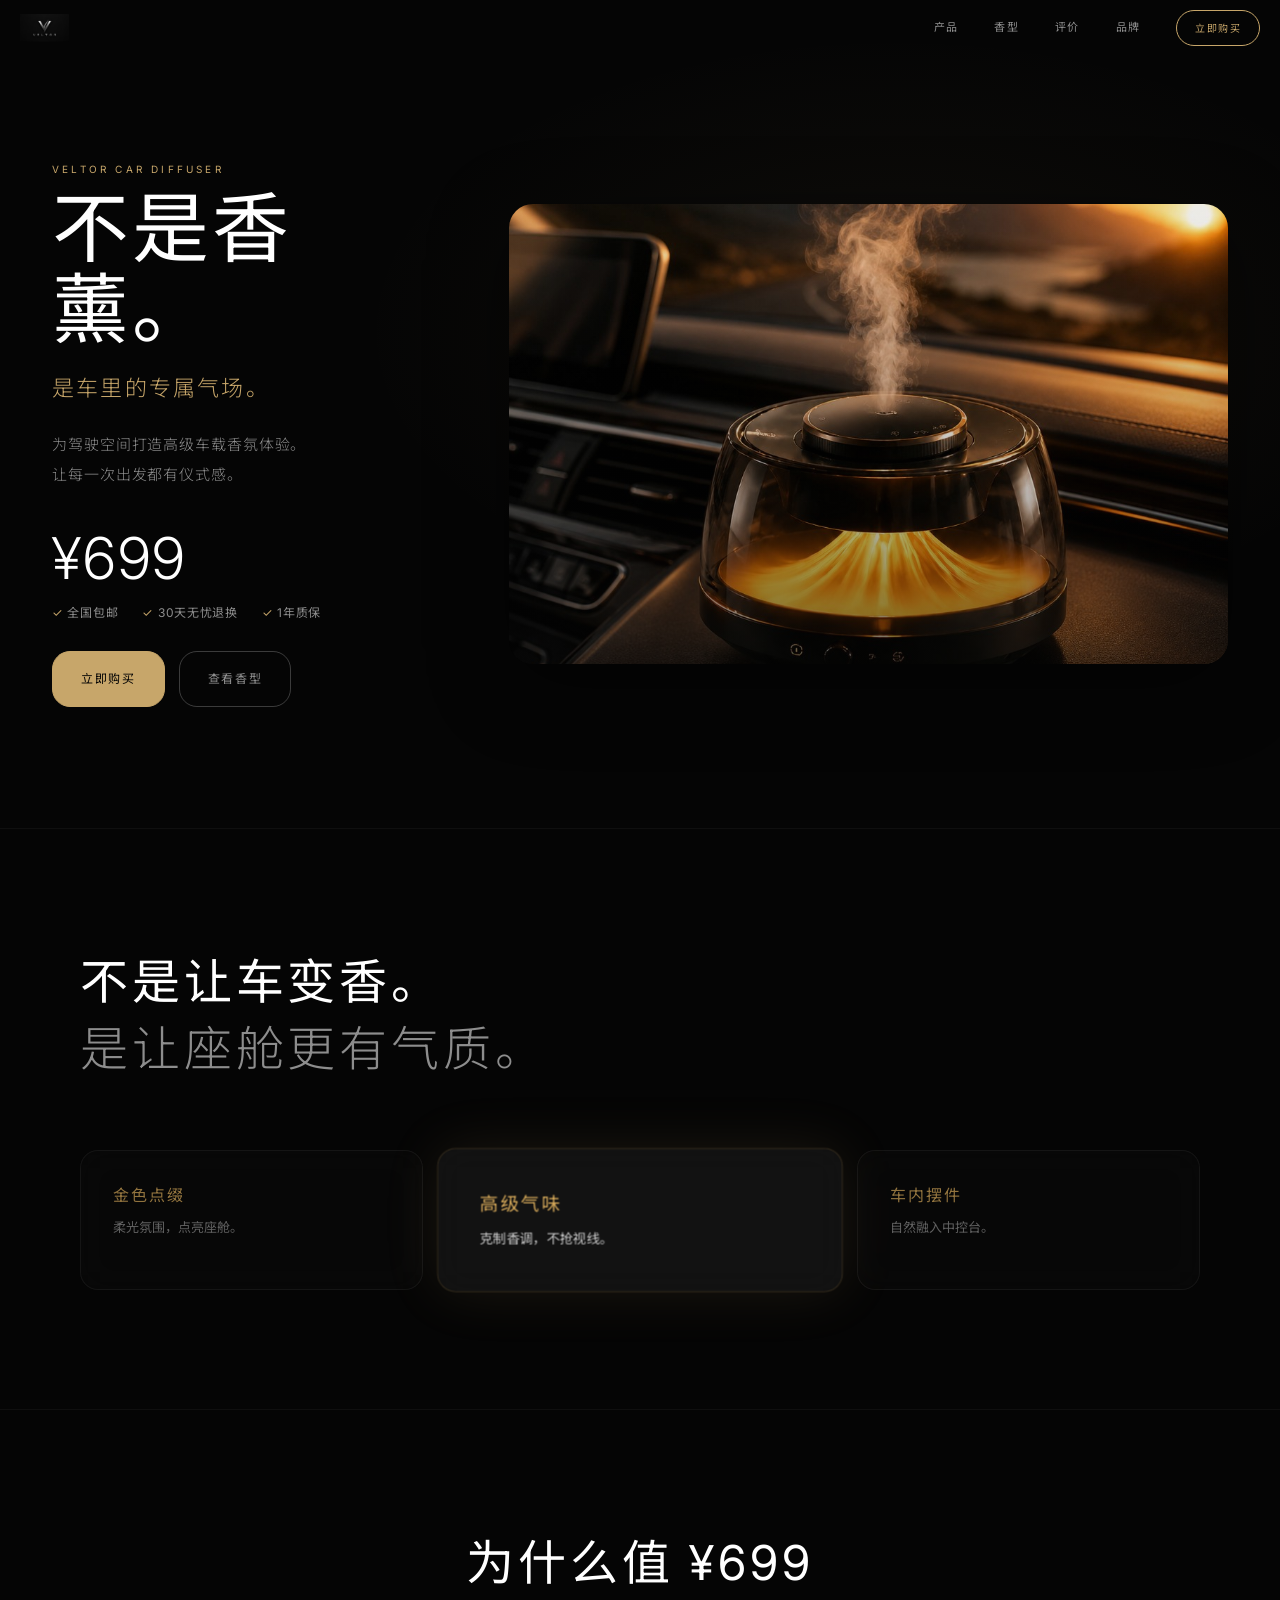
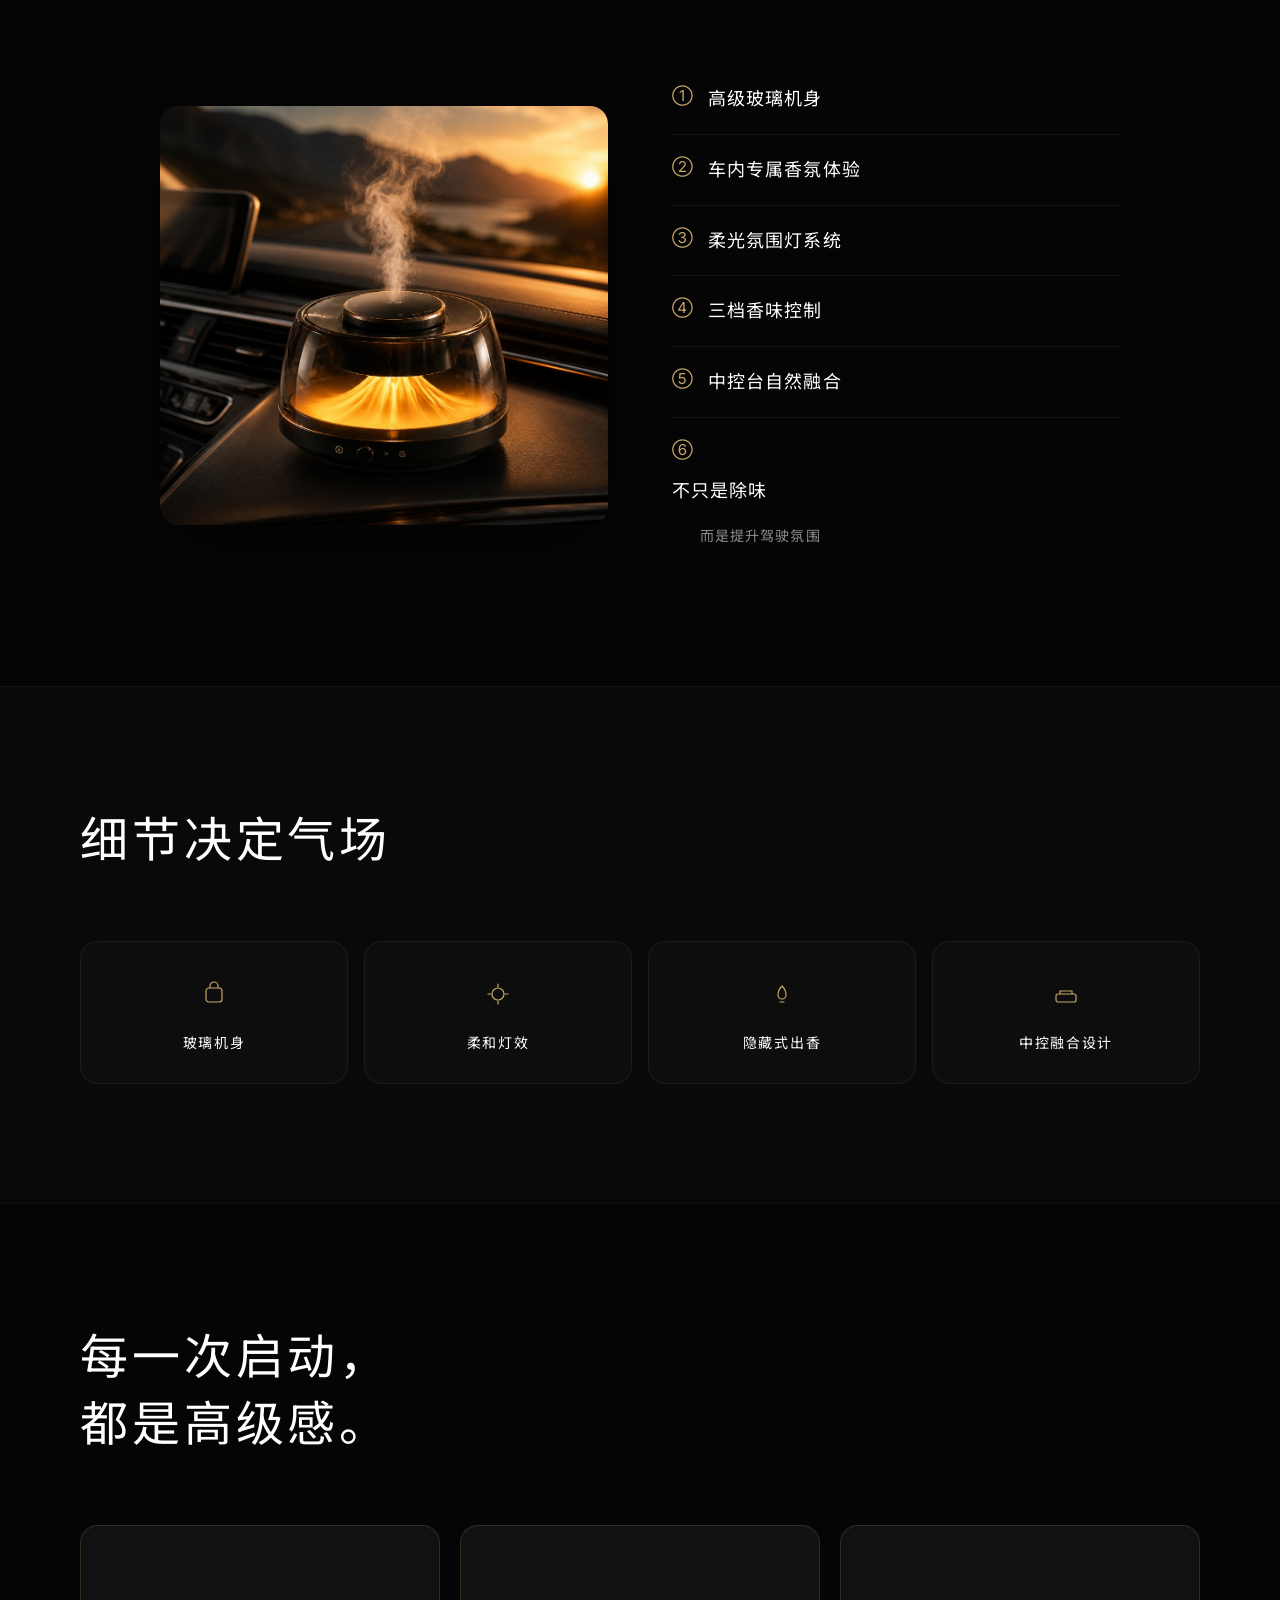
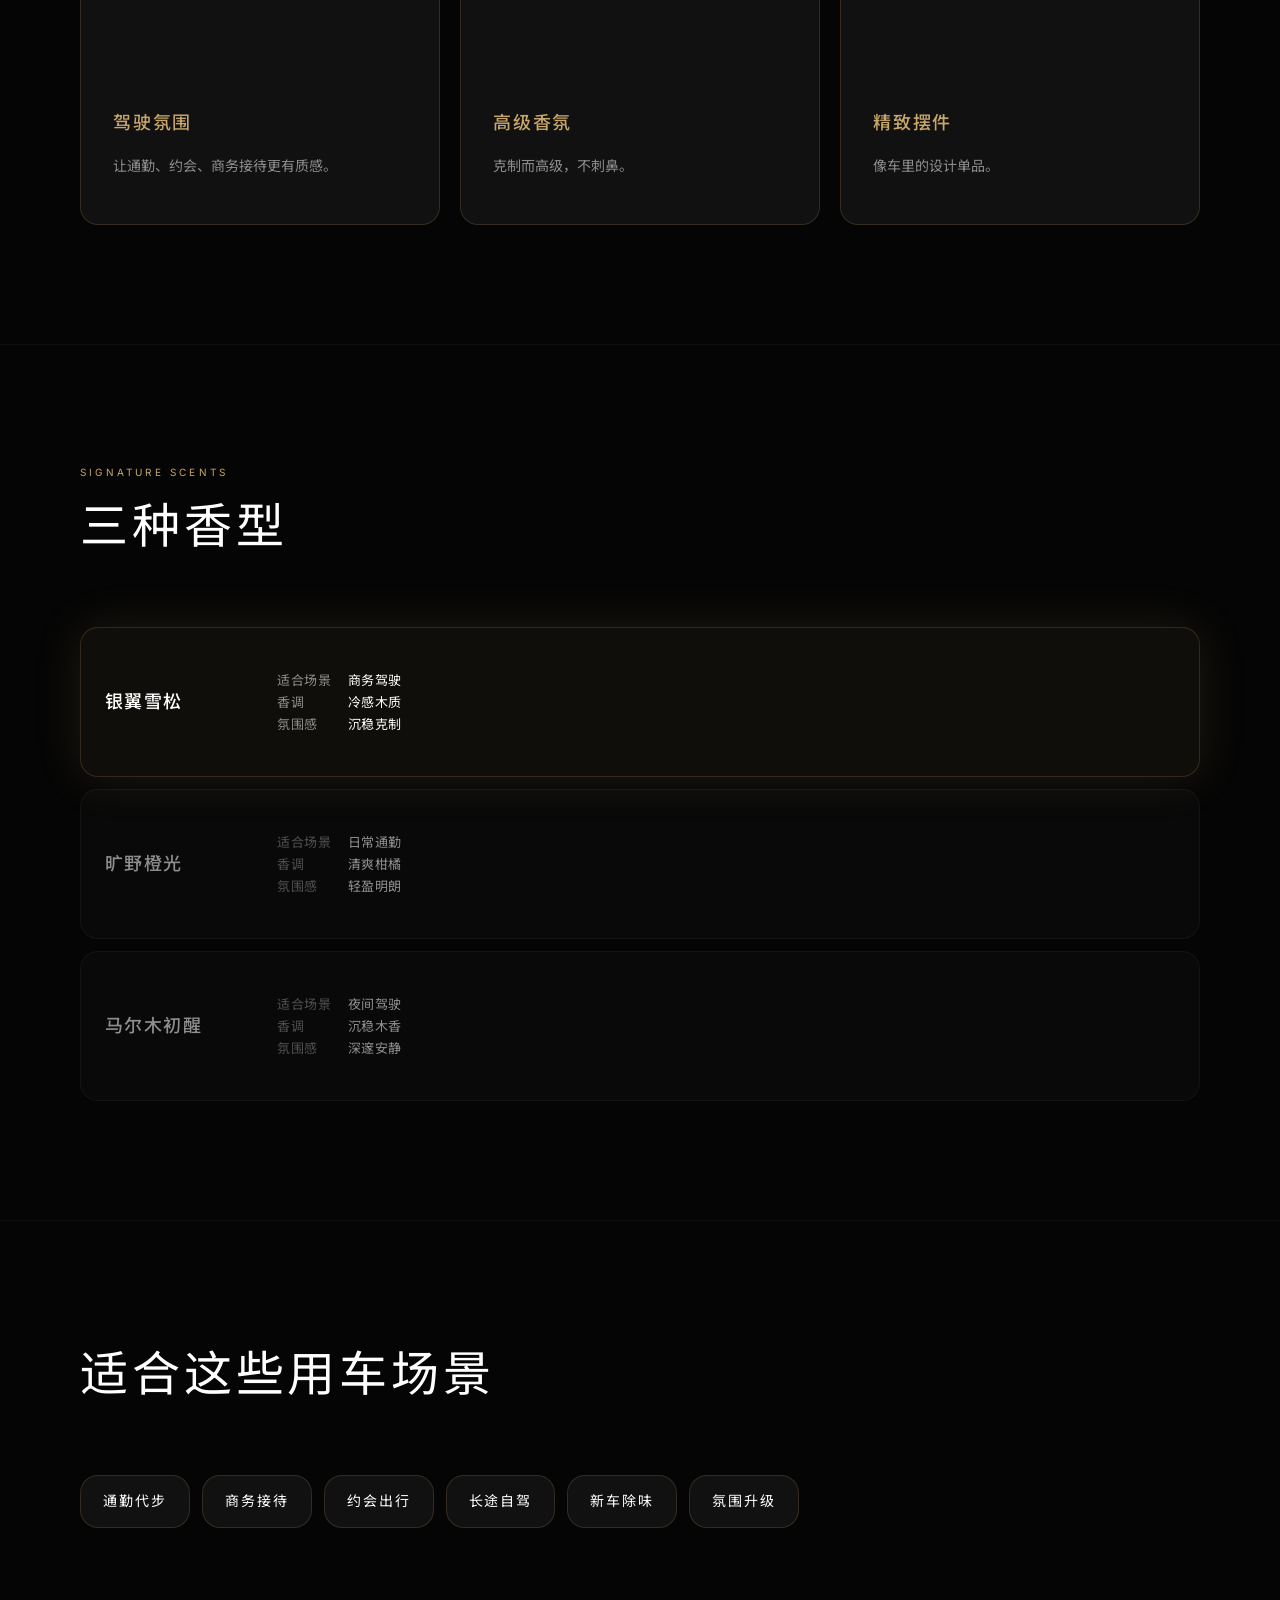
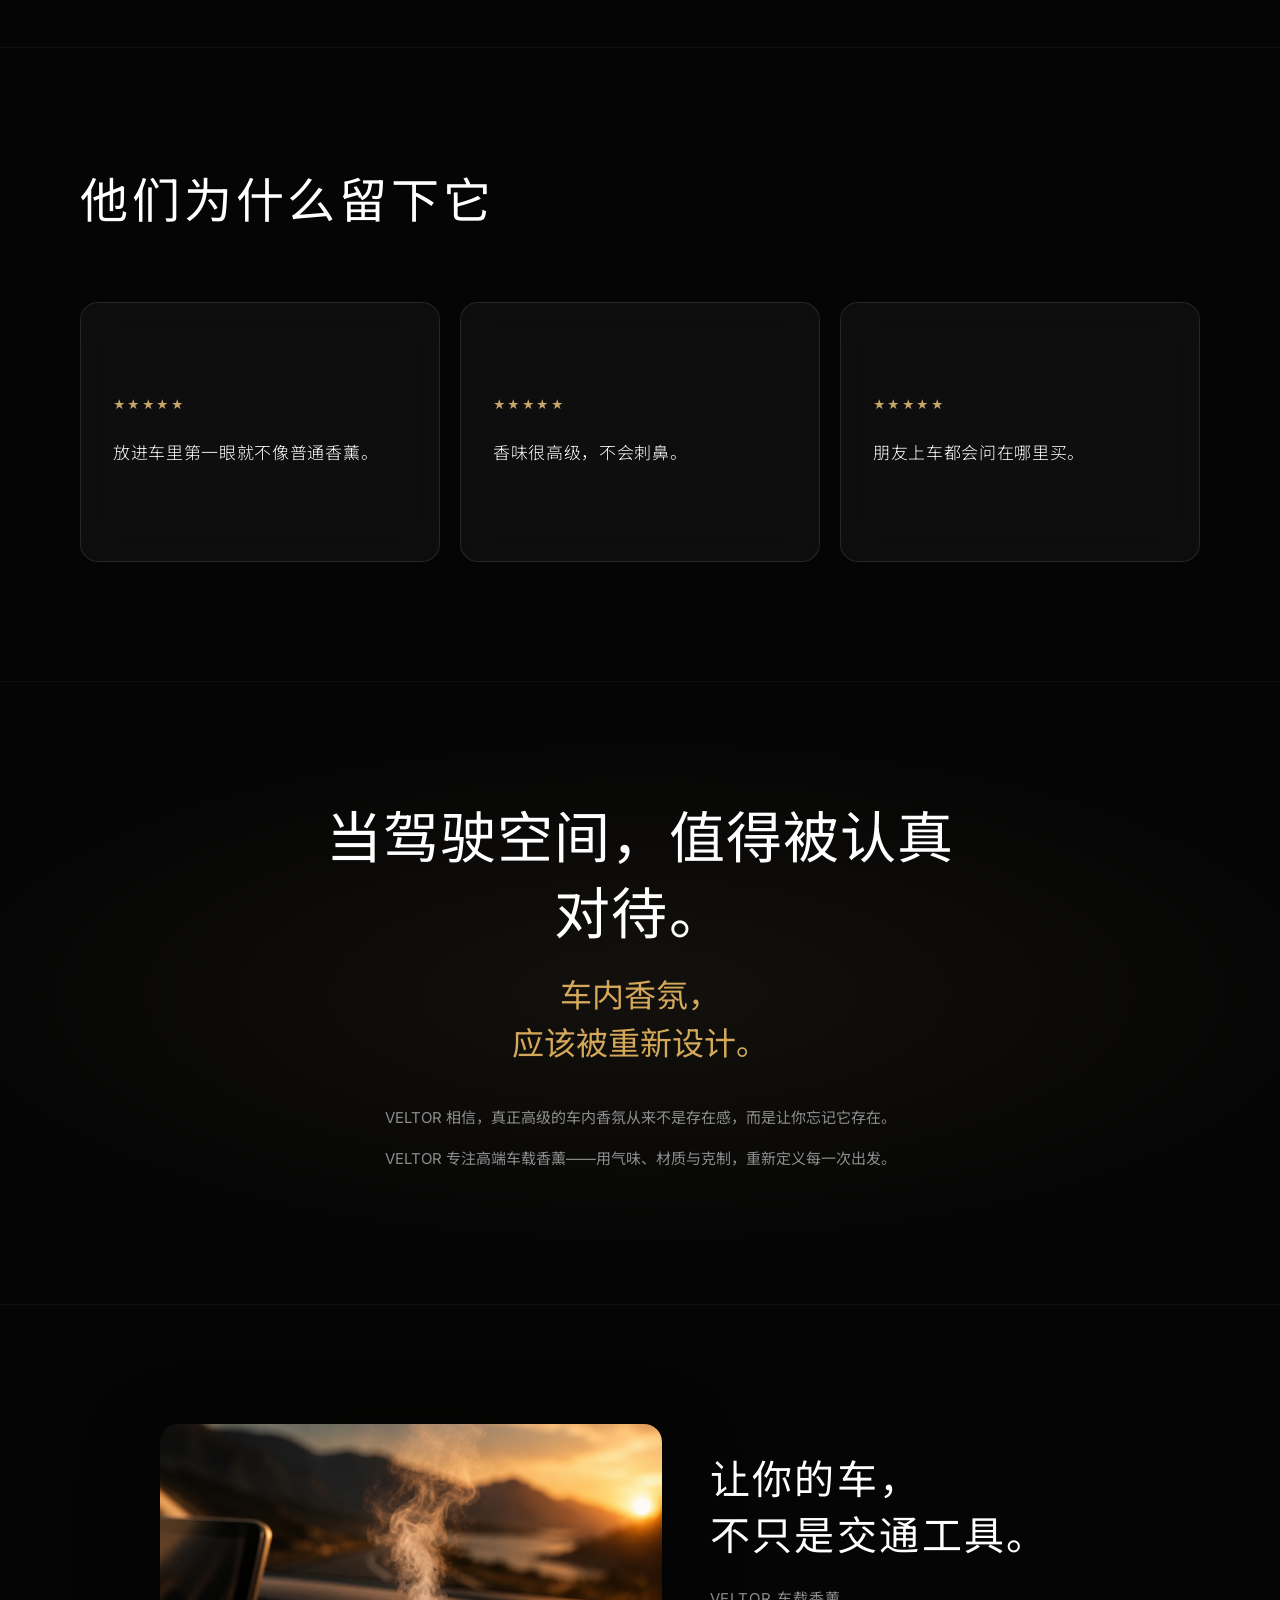
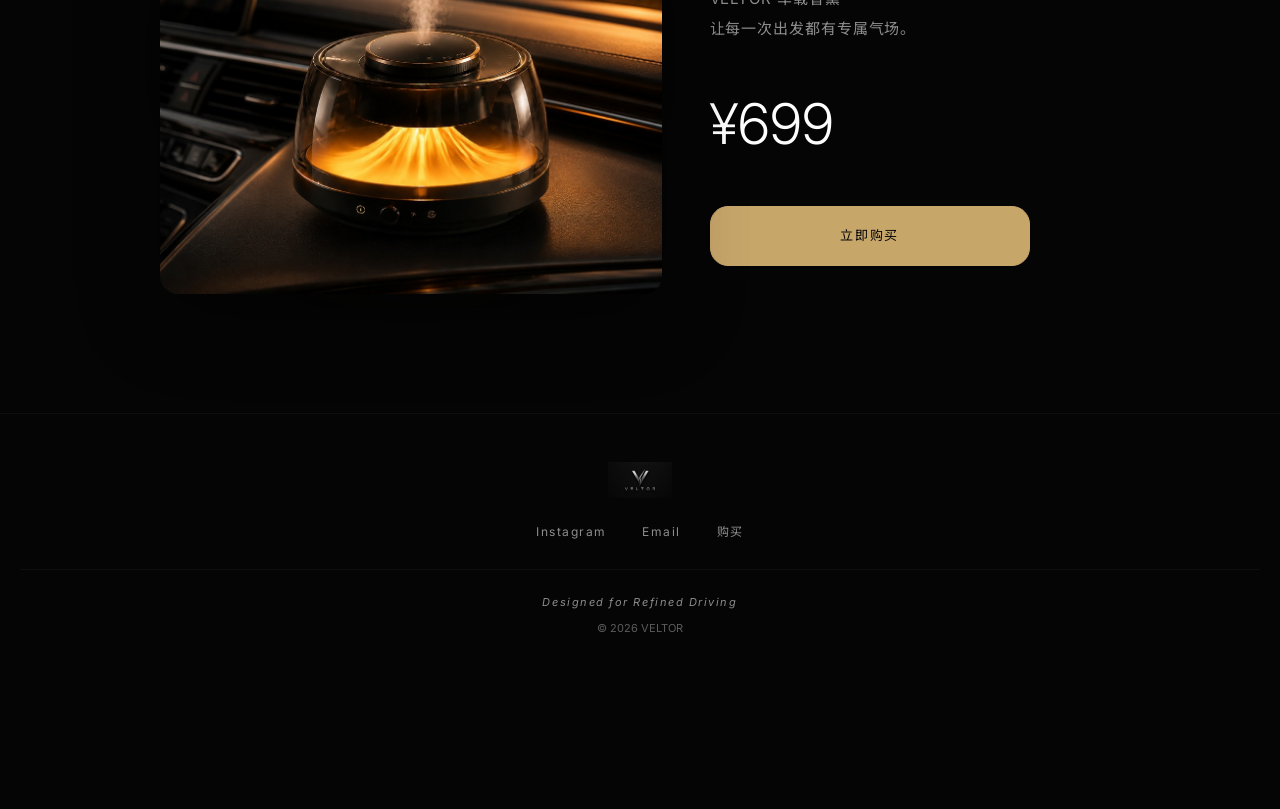
<file: success.html>
<!DOCTYPE html>
<html lang="zh-CN">
<head>
  <meta charset="UTF-8">
  <meta name="viewport" content="width=device-width, initial-scale=1.0">
  <script>
    (function (REPO) {
      var p = location.pathname;
      var base = (p === REPO || p.indexOf(REPO + '/') === 0)
        ? REPO + '/'
        : (p.indexOf('.') > -1 ? p.slice(0, p.lastIndexOf('/') + 1) : (p.endsWith('/') ? p : p + '/'));
      var el = document.createElement('base');
      el.href = base;
      document.head.insertBefore(el, document.head.firstChild);
      window.VELTOR_BASE = base;
      window.veltorPage = function (path) { return base + String(path).replace(/^\//, ''); };
      var isGhPages = p === REPO || p.indexOf(REPO + '/') === 0;
      window.veltorLogoImg = isGhPages ? 'images/logo-main.png' : 'public/images/logo-main.png';
    })('/veltor-site');
  </script>
  <meta name="description" content="VELTOR 订单已成功创建。">
  <title>下单成功 · VELTOR</title>
  <link rel="icon" type="image/png" href="favicon.png">
  <link rel="preconnect" href="https://fonts.googleapis.com">
  <link rel="preconnect" href="https://fonts.gstatic.com" crossorigin>
  <link href="https://fonts.googleapis.com/css2?family=Inter:wght@300;400;500;600;700&family=Noto+Sans+SC:wght@300;400;500;700&display=swap" rel="stylesheet">
  <link rel="stylesheet" href="style.css">
</head>
<body>
  <header class="nav nav--scrolled">
    <div class="nav__inner">
      <a href="index.html" class="nav__logo" aria-label="VELTOR">
        <img class="nav__logo-img nav__logo-img--lg" data-veltor-logo src="public/images/logo-main.png" alt="VELTOR" height="42">
      </a>
    </div>
  </header>

  <main class="success-page">
    <div class="success-page__inner">
      <img class="success-page__logo" data-veltor-logo src="public/images/logo-main.png" alt="VELTOR">
      <p class="success-page__thanks">感谢选择 VELTOR</p>
      <div class="success-page__icon">✓</div>
      <h1 class="success-page__title">订单已创建</h1>
      <p class="success-page__order" id="successOrderId">订单号 VEL-000000</p>
      <p class="success-page__delivery">
        预计送达：<span id="successDelivery">—</span>
      </p>
      <div class="success-page__summary" id="successSummary">
        <p><span>商品</span><span id="successProduct">VELTOR 车载香薰</span></p>
        <p><span>香型</span><span id="successScent">—</span></p>
        <p><span>数量</span><span id="successQty">—</span></p>
        <p class="success-page__total-row"><span>合计</span><span id="successTotal">—</span></p>
      </div>
      <a href="index.html" class="btn btn--gold success-page__btn">继续购物</a>
    </div>
  </main>

  <footer class="footer footer--minimal">
    <div class="footer__bottom">
      <p>&copy; 2026 VELTOR</p>
    </div>
  </footer>

  <script src="brand.js"></script>
  <script src="success.js"></script>
</body>
</html>
</file>
<file: style.css>
/* VELTOR — Premium Car Fragrance */

:root {
  --bg: #050505;
  --gold: #C7A66A;
  --gold-light: #D4A85A;
  --text: #FFFFFF;
  --text-secondary: #8D8D8D;
  --glass: rgba(255, 255, 255, 0.04);
  --border: rgba(255, 255, 255, 0.08);
  --border-gold: rgba(212, 168, 90, 0.18);
  --shadow: 0 20px 80px rgba(0, 0, 0, 0.45);
  --shadow-gold: 0 0 48px rgba(199, 166, 106, 0.14);
  --radius: 18px;
  --font: 'Inter', 'Noto Sans SC', -apple-system, sans-serif;
  --ease: cubic-bezier(0.22, 1, 0.36, 1);
  --t: all 0.6s cubic-bezier(0.22, 1, 0.36, 1);
  --nav-h: 56px;
  --container: min(1120px, 100% - 48px);
}

*, *::before, *::after { box-sizing: border-box; margin: 0; padding: 0; }

html { scroll-behavior: smooth; overflow-x: hidden; }

body {
  font-family: var(--font);
  background: var(--bg);
  color: var(--text);
  line-height: 1.6;
  overflow-x: hidden;
  -webkit-font-smoothing: antialiased;
}

img { max-width: 100%; height: auto; display: block; }
a { color: inherit; text-decoration: none; }
button { font: inherit; cursor: pointer; border: none; background: none; color: inherit; }

.container { width: var(--container); margin: 0 auto; }
.container--narrow { max-width: 640px; }

.eyebrow {
  font-size: 0.625rem;
  letter-spacing: 0.32em;
  text-transform: uppercase;
  color: var(--gold);
  opacity: 0.85;
  margin-bottom: 12px;
}

.section { padding: clamp(75px, 12vw, 119px) 0; border-top: 1px solid rgba(255,255,255,0.04); }
.section-title {
  font-size: clamp(2rem, 4.5vw, 3rem);
  font-weight: 400;
  letter-spacing: 0.08em;
  line-height: 1.4;
  margin-bottom: clamp(48px, 7vw, 68px);
}
.section-title .muted { color: var(--text-secondary); font-weight: 300; }
.section-lead { color: var(--text-secondary); font-size: 0.875rem; letter-spacing: 0.06em; margin: -28px 0 40px; }

/* Reveal */
.reveal { opacity: 0; transform: translateY(40px); transition: opacity 0.8s var(--ease), transform 0.8s var(--ease); }
.reveal.visible { opacity: 1; transform: translateY(0); }

/* Buttons */
.btn {
  display: inline-flex; align-items: center; justify-content: center;
  min-height: 56px; padding: 0 28px;
  font-size: 0.75rem; letter-spacing: 0.14em;
  border-radius: var(--radius); transition: var(--t);
}
.btn--gold {
  background: var(--gold);
  border: 1px solid var(--gold);
  color: #050505;
  backdrop-filter: none;
}
.btn--gold:hover {
  filter: brightness(1.08);
  box-shadow: 0 10px 30px rgba(199, 166, 106, 0.25);
  transform: translateY(-2px);
}
.btn--gold:active {
  transform: scale(0.98);
  filter: brightness(1.02);
}
.btn--ghost {
  border: 1px solid rgba(255,255,255,0.18);
  color: var(--text-secondary);
  background: transparent;
  backdrop-filter: none;
}
.btn--ghost:hover { border-color: var(--gold); color: var(--gold); }
.btn--lg { min-height: 56px; width: 100%; max-width: 280px; }
.btn--buy {
  min-height: 60px; width: 100%; max-width: 320px; font-size: 0.8125rem;
  background: #C7A66A; color: #050505; border: 1px solid #C7A66A;
}
.btn--buy:hover { filter: brightness(1.08); transform: translateY(-2px); box-shadow: 0 10px 30px rgba(199, 166, 106, 0.25); }
.btn--buy:active { transform: scale(0.98); }

/* Nav */
.nav {
  position: fixed; inset: 0 0 auto; z-index: 1000;
  height: var(--nav-h);
  background: transparent;
  transition: background 0.5s var(--ease), backdrop-filter 0.5s var(--ease), border-color 0.5s var(--ease);
}
.nav--scrolled {
  background: rgba(5, 5, 5, 0.75);
  backdrop-filter: blur(20px);
  -webkit-backdrop-filter: blur(20px);
  border-bottom: 1px solid rgba(255,255,255,0.05);
}
.nav__inner {
  max-width: 1280px; margin: 0 auto; height: 100%;
  padding: 0 20px; display: flex; align-items: center; justify-content: space-between;
}
.nav__logo {
  display: inline-flex; align-items: center;
  opacity: 0; animation: fadeIn 1s var(--ease) 0.2s forwards;
}
.nav__logo-img {
  display: block;
  height: 28px;
  width: auto;
  object-fit: contain;
  transition: opacity 0.3s var(--ease);
}
.nav__logo:hover .nav__logo-img { opacity: 0.9; }
.nav__logo-img--lg { height: 42px; }
.nav__links { display: flex; align-items: center; gap: clamp(20px, 3vw, 36px); }
.nav__links a { font-size: 0.6875rem; letter-spacing: 0.12em; color: var(--text-secondary); transition: var(--t); }
.nav__links a:hover { color: var(--gold-light); }
.nav__buy {
  min-height: 36px; padding: 0 18px; font-size: 0.625rem; letter-spacing: 0.14em;
  background: transparent;
  border: 1px solid #C7A66A; color: #C7A66A;
  border-radius: var(--radius); transition: var(--t);
}
.nav__buy:hover { background: rgba(199,166,106,0.1); box-shadow: 0 0 24px rgba(199,166,106,0.15); color: #D4B07A; border-color: #D4B07A; }
.nav__menu { display: none; flex-direction: column; gap: 5px; padding: 8px; }
.nav__menu span { display: block; width: 18px; height: 1px; background: var(--text); transition: var(--t); }
.nav__menu.active span:first-child { transform: translateY(3px) rotate(45deg); }
.nav__menu.active span:last-child { transform: translateY(-3px) rotate(-45deg); }
.nav__mobile {
  display: none; position: fixed; top: var(--nav-h); left: 0; right: 0;
  background: rgba(6,6,6,0.96); backdrop-filter: blur(20px);
  padding: 24px; flex-direction: column; gap: 16px;
  border-bottom: 1px solid rgba(255,255,255,0.06);
  transform: translateY(-8px); opacity: 0; pointer-events: none; transition: var(--t);
}
.nav__mobile.open { transform: translateY(0); opacity: 1; pointer-events: auto; }
.nav__mobile a { font-size: 0.875rem; letter-spacing: 0.08em; color: var(--text-secondary); }
.nav__mobile .nav__buy { align-self: flex-start; min-height: 44px; padding: 0 20px; }

/* Hero */
.hero {
  position: relative;
  min-height: 92vh;
  min-height: 92svh;
  display: flex;
  align-items: center;
  padding: calc(var(--nav-h) + 40px) 20px 56px;
  overflow: hidden;
}
.hero__bg { position: absolute; inset: 0; z-index: 0; }
.hero__breath {
  position: absolute; inset: 0;
  background: radial-gradient(ellipse 70% 60% at 70% 40%, rgba(199,166,106,0.06) 0%, transparent 60%);
  animation: breath 8s ease-in-out infinite alternate;
}
.hero__grid {
  position: relative; z-index: 1;
  width: min(1320px, 100% - 64px); margin: 0 auto;
  display: grid;
  grid-template-columns: minmax(0, 1.7fr) minmax(0, 3.45fr);
  gap: clamp(56px, 8vw, 112px);
  align-items: center;
}
.hero__headline {
  font-size: clamp(48px, 6vw, 82px);
  font-weight: 400; letter-spacing: 0.04em;
  line-height: 1.05; margin-bottom: 20px;
}
.hero__sub {
  font-size: clamp(1.125rem, 2.2vw, 1.375rem);
  color: #C7A66A; font-weight: 300;
  margin-bottom: 24px; letter-spacing: 0.1em;
}
.hero__desc {
  font-size: 0.9375rem; color: var(--text-secondary); font-weight: 300;
  line-height: 2; letter-spacing: 0.06em; margin-bottom: 40px; max-width: 460px;
}
.hero .btn--gold {
  min-height: 56px;
  background: #C7A66A;
  border: 1px solid #C7A66A;
  color: #050505;
}
.hero .btn--gold:hover { filter: brightness(1.08); box-shadow: 0 10px 30px rgba(199, 166, 106, 0.25); transform: translateY(-2px); }
.hero .btn--gold:active { transform: scale(0.98); }
.hero .btn--ghost {
  min-height: 56px;
  background: transparent;
  border: 1px solid rgba(255, 255, 255, 0.22);
  color: var(--text-secondary);
}
.hero .btn--ghost:hover { border-color: var(--gold); color: var(--gold); }
.hero__price {
  font-size: clamp(2.7rem, 4.8vw, 3.6rem);
  font-weight: 300; letter-spacing: 0.04em; line-height: 1; color: var(--text);
}
.hero__price-block { margin-bottom: 28px; }
.hero__trust {
  display: flex; flex-wrap: wrap; gap: 16px 24px;
  list-style: none; margin-top: 16px;
}
.hero__trust li {
  font-size: 0.75rem; letter-spacing: 0.06em;
  color: var(--text-secondary); white-space: nowrap;
}
.hero__trust li::first-letter { color: var(--gold); }
.hero__actions { display: flex; flex-wrap: wrap; gap: 14px; }
.hero__visual {
  position: relative;
  display: flex;
  justify-content: flex-end;
  align-items: center;
  width: 100%;
  min-height: 460px;
  margin-right: clamp(-12px, -1.5vw, -24px);
}
.hero__img {
  display: block;
  width: 100%;
  height: 100%;
  max-width: none;
  object-fit: cover;
  object-position: center center;
  transition: transform 0.7s var(--ease);
}
.hero__card {
  position: relative;
  width: 115%;
  max-width: 828px;
  height: 460px;
  margin-left: auto;
  border-radius: 24px;
  overflow: hidden;
  box-shadow: var(--shadow);
  animation: float 8s ease-in-out infinite;
  will-change: transform;
}
.hero__card:hover .hero__img { transform: scale(1.02); }
.hero__card-shade {
  position: absolute; inset: 0;
  background: linear-gradient(180deg, rgba(5,5,5,0.06) 0%, rgba(5,5,5,0.22) 55%, rgba(5,5,5,0.52) 100%);
  pointer-events: none;
}

.anim-up { opacity: 0; transform: translateY(20px); animation: fadeUp 1s var(--ease) var(--d, 0s) forwards; }

@keyframes fadeIn { to { opacity: 1; } }
@keyframes fadeUp { to { opacity: 1; transform: translateY(0); } }
@keyframes heroScale { from { opacity: 0; transform: scale(1.02); } to { opacity: 1; transform: scale(1.12); } }
@keyframes float { 0% { transform: translateY(0); } 50% { transform: translateY(-6px); } 100% { transform: translateY(0); } }
@keyframes breath { from { opacity: 0.7; } to { opacity: 1; } }

/* Promise */
.promise-grid { display: grid; grid-template-columns: 1fr 1.15fr 1fr; gap: 20px; align-items: stretch; }
.promise-card {
  padding: clamp(24px, 3.5vw, 32px);
  background: var(--glass); border: 1px solid var(--border); border-radius: var(--radius);
  backdrop-filter: blur(16px); transition: var(--t);
}
.promise-card:hover { border-color: var(--border-gold); box-shadow: var(--shadow-gold); }
.promise-card--side { opacity: 0.68; background: rgba(255, 255, 255, 0.025); }
.promise-card--side:hover { opacity: 0.85; }
.promise-card--featured {
  padding: clamp(28px, 4vw, 40px);
  background: rgba(255, 255, 255, 0.055);
  border-color: var(--border-gold);
  box-shadow: 0 0 56px rgba(199, 166, 106, 0.12);
  transform: scale(1.03);
}
.promise-card--featured .promise-card__label { font-size: 1.125rem; color: var(--gold-light); }
.promise-card--featured .promise-card__text { color: rgba(255, 255, 255, 0.78); font-size: 0.8125rem; }
.promise-card__label { display: block; font-size: 1rem; letter-spacing: 0.12em; margin-bottom: 8px; color: var(--gold-light); }
.promise-card__text { font-size: 0.8125rem; color: var(--text-secondary); line-height: 1.6; }

/* Worth block */
.section--worth { text-align: center; }
.worth-block {
  display: grid; grid-template-columns: 1fr 1fr; gap: clamp(36px, 5vw, 72px);
  align-items: center; max-width: 960px; margin: 0 auto; text-align: left;
}
.worth-block__visual {
  border-radius: var(--radius); overflow: hidden;
  box-shadow: var(--shadow);
}
.worth-block__img {
  display: block; width: 100%; min-height: 360px;
  object-fit: cover; object-position: center 35%;
}
.worth-block__list { list-style: none; padding: 0; }
.worth-block__list li {
  display: flex; align-items: flex-start; gap: 14px;
  padding: 20px 0;
  border-bottom: 1px solid rgba(255,255,255,0.06);
  font-size: clamp(1rem, 1.8vw, 1.125rem);
  letter-spacing: 0.06em; color: var(--text); line-height: 1.65;
  transition: var(--t);
}
.worth-block__num { color: var(--gold); flex-shrink: 0; font-size: 0.9375rem; }
.worth-block__sub { display: block; color: var(--text-secondary); font-size: 0.875rem; margin-top: 4px; padding-left: 1.75rem; }
.worth-block__list-item--dual { flex-direction: column; align-items: flex-start; }
.worth-block__list li:last-child { border-bottom: none; }
.worth-block__list li:hover { color: var(--gold); }

/* Micro details */
.section--micro { background: #090909; border-top-color: rgba(255,255,255,0.03); }
.micro-grid {
  display: grid; grid-template-columns: repeat(4, 1fr); gap: 16px;
}
.micro-card {
  padding: 28px 20px; text-align: center;
  background: rgba(255,255,255,0.02);
  border: 1px solid rgba(255,255,255,0.06);
  border-radius: var(--radius);
  transition: var(--t);
}
.micro-card:hover {
  border-color: var(--border-gold);
  box-shadow: 0 0 32px rgba(199,166,106,0.1);
  transform: translateY(-2px);
}
.micro-card__icon {
  display: flex; align-items: center; justify-content: center;
  width: 48px; height: 48px; margin: 0 auto 14px;
  color: var(--gold);
}
.micro-card h3 {
  font-size: 0.875rem; font-weight: 400;
  letter-spacing: 0.12em; color: var(--text);
}

/* Craft */
.craft-scroll { display: grid; grid-template-columns: repeat(3, 1fr); gap: 20px; }
.craft-card {
  min-height: 300px; padding: 44px 32px;
  background: #111111;
  border: 1px solid rgba(212, 168, 90, 0.18);
  border-radius: var(--radius);
  transition: var(--t);
  display: flex; flex-direction: column; justify-content: flex-end;
}
.craft-card:hover {
  transform: translateY(-4px);
  border-color: rgba(212, 168, 90, 0.45);
  box-shadow: 0 0 48px rgba(199, 166, 106, 0.18);
}
.craft-card h3 { font-size: 1.125rem; font-weight: 500; margin-bottom: 16px; letter-spacing: 0.1em; color: var(--gold); }
.craft-card p { font-size: 0.875rem; color: var(--text-secondary); line-height: 1.9; }

/* Scents */
.scent-stack { display: flex; flex-direction: column; gap: 12px; }
.scent-lg {
  min-height: 150px; padding: 20px 24px;
  background: rgba(255,255,255,0.03);
  border: 1px solid var(--border);
  border-radius: var(--radius);
  cursor: pointer; transition: var(--t); text-align: left;
  display: flex; flex-direction: column; justify-content: center;
}
.scent-lg:hover, .scent-lg.active {
  border-color: var(--border-gold);
  box-shadow: var(--shadow-gold);
}
.scent-lg.active { background: rgba(199, 166, 106, 0.06); }
.scent-stack:has(.scent-lg.active) .scent-lg:not(.active) { opacity: 0.55; }
.scent-lg__head {
  display: grid;
  grid-template-columns: minmax(0, 140px) 1fr;
  gap: 8px 32px;
  align-items: center;
}
.scent-lg__head h3 {
  font-size: 1.125rem; font-weight: 500;
  letter-spacing: 0.08em; margin: 0; color: var(--text);
  grid-row: 1 / -1;
}
.scent-lg__meta { display: flex; flex-direction: column; gap: 4px; }
.scent-lg__meta p {
  display: flex; align-items: baseline; gap: 12px;
  font-size: 0.8125rem; line-height: 1.4; margin: 0;
}
.scent-lg__key {
  flex: 0 0 4.5em;
  color: var(--text-secondary);
  letter-spacing: 0.04em;
}
.scent-lg__val { color: var(--text); letter-spacing: 0.04em; }

/* Cars */
.cars-track {
  display: flex; flex-wrap: wrap; gap: 12px;
  padding: 0;
}
.car-cabin {
  flex: 0 1 auto;
  min-width: 0; min-height: auto;
  padding: 14px 22px; text-align: center;
  font-size: 0.875rem; letter-spacing: 0.14em; font-weight: 400;
  background: #111111;
  border: 1px solid rgba(212, 168, 90, 0.18);
  border-radius: var(--radius);
  transition: var(--t);
  display: inline-flex; align-items: center; justify-content: center;
}
.car-cabin:hover {
  border-color: rgba(212, 168, 90, 0.45);
  box-shadow: 0 0 40px rgba(199, 166, 106, 0.15);
  transform: translateY(-3px);
}

/* Reviews forum */
.review-forum { display: grid; grid-template-columns: repeat(3, 1fr); gap: 20px; }
.forum-card {
  min-height: 260px; padding: 40px 32px;
  background: rgba(255, 255, 255, 0.04);
  border: 1px solid rgba(255, 255, 255, 0.1);
  border-radius: var(--radius);
  backdrop-filter: blur(20px);
  -webkit-backdrop-filter: blur(20px);
  display: flex; flex-direction: column; justify-content: center;
  transition: var(--t);
}
.forum-card:hover {
  border-color: rgba(212, 168, 90, 0.35);
  box-shadow: 0 0 40px rgba(199, 166, 106, 0.12);
}
.forum-card__stars { font-size: 0.75rem; color: var(--gold); letter-spacing: 0.12em; margin-bottom: 24px; }
.forum-card blockquote { font-size: 1.0625rem; line-height: 1.85; color: var(--text); font-weight: 300; letter-spacing: 0.04em; }

/* Story */
.section--story {
  text-align: center;
  background: radial-gradient(ellipse 80% 60% at 50% 50%, rgba(199,166,106,0.07) 0%, transparent 70%);
}
.story-head { font-size: clamp(1.75rem, 5vw, 3.5rem); font-weight: 400; line-height: 1.35; margin-bottom: 20px; letter-spacing: 0.02em; }
.story-sub { font-size: clamp(1.25rem, 3vw, 2rem); color: var(--gold-light); margin-bottom: 36px; line-height: 1.5; }
.story-body p { font-size: 0.9375rem; color: var(--text-secondary); line-height: 1.9; margin-bottom: 12px; }

/* Buy */
.section--buy { min-height: auto; display: flex; align-items: center; padding: clamp(75px, 12vw, 119px) 0; }
.buy-grid {
  display: grid; grid-template-columns: 1.1fr 0.9fr; gap: 48px;
  align-items: center; width: min(960px, var(--container)); margin: 0 auto;
}
.buy-visual { position: relative; display: flex; justify-content: center; align-items: center; }
.buy-visual__glow {
  position: absolute; width: 90%; height: 80%;
  background: radial-gradient(circle, rgba(199,166,106,0.28) 0%, transparent 65%);
  filter: blur(56px); pointer-events: none;
}
.buy-visual img {
  position: relative; z-index: 1;
  width: min(100%, 576px); margin: 0 auto;
  border-radius: var(--radius);
  object-fit: cover;
  object-position: center 40%;
  box-shadow: var(--shadow);
}
.buy-headline {
  font-size: clamp(1.75rem, 3.5vw, 2.5rem);
  font-weight: 400; letter-spacing: 0.06em; line-height: 1.4;
  margin-bottom: 20px;
}
.buy-sub {
  font-size: 0.9375rem; color: var(--text-secondary);
  line-height: 2; letter-spacing: 0.06em; margin-bottom: 36px; max-width: 400px;
}
.buy-price { font-size: clamp(2.5rem, 5vw, 3.5rem); font-weight: 300; margin: 0 0 36px; color: var(--text); }

/* Footer */
.footer { padding: 48px 20px 100px; border-top: 1px solid rgba(255,255,255,0.04); }
.footer__brand {
  max-width: 1280px; margin: 0 auto 28px;
  display: flex; flex-direction: column; align-items: center; gap: 24px;
  text-align: center;
}
.footer__logo-link { display: inline-flex; transition: opacity 0.3s var(--ease); }
.footer__logo-link:hover { opacity: 0.9; }
.footer__logo-img {
  display: block;
  height: 36px;
  width: auto;
  object-fit: contain;
}
.footer__nav { display: flex; gap: clamp(20px, 4vw, 36px); align-items: center; justify-content: center; flex-wrap: wrap; }
.footer__nav a { font-size: 0.75rem; letter-spacing: 0.12em; color: var(--text-secondary); transition: var(--t); }
.footer__nav a:hover { color: var(--gold-light); }
.footer__bottom { max-width: 1280px; margin: 0 auto; padding-top: 24px; border-top: 1px solid rgba(255,255,255,0.04); text-align: center; }
.footer__tagline { font-size: 0.6875rem; letter-spacing: 0.14em; color: var(--text-secondary); margin-bottom: 8px; font-style: italic; }
.footer__bottom p:last-child { font-size: 0.6875rem; color: rgba(255,255,255,0.35); }
.footer__row { max-width: 1280px; margin: 0 auto 32px; display: flex; justify-content: space-between; align-items: center; gap: 24px; }
.footer__logo { font-size: 0.75rem; letter-spacing: 0.35em; color: var(--gold-light); }

/* Mobile bar */
.mobile-bar {
  display: none; position: fixed; bottom: 0; left: 0; right: 0; z-index: 999;
  padding: 12px 20px calc(12px + env(safe-area-inset-bottom));
  background: rgba(6,6,6,0.92); backdrop-filter: blur(20px);
  border-top: 1px solid rgba(255,255,255,0.06);
  align-items: center; justify-content: space-between; gap: 16px;
}
.mobile-bar__price { font-size: 1.125rem; color: var(--gold-light); letter-spacing: 0.04em; }
.mobile-bar .btn { flex: 1; max-width: 200px; min-height: 56px; }

body.has-mobile-bar { padding-bottom: 72px; }

/* Modal & Cart */
.purchase-modal, .cart-drawer { position: fixed; inset: 0; z-index: 2000; pointer-events: none; opacity: 0; transition: opacity 0.4s var(--ease); }
.purchase-modal.open, .cart-drawer.open { pointer-events: auto; opacity: 1; }
.purchase-modal__backdrop, .cart-drawer__backdrop {
  position: absolute; inset: 0; background: rgba(0,0,0,0.75); backdrop-filter: blur(4px);
}
.purchase-modal__content, .cart-drawer__panel {
  position: absolute; left: 50%; top: 50%; transform: translate(-50%, -50%) scale(0.96);
  width: min(400px, calc(100% - 32px)); padding: 32px 28px;
  background: #0c0c0c; border: 1px solid var(--border); border-radius: var(--radius);
  transition: transform 0.4s var(--ease);
}
.purchase-modal.open .purchase-modal__content, .cart-drawer.open .cart-drawer__panel { transform: translate(-50%, -50%) scale(1); }
.cart-drawer__panel { text-align: center; }
.purchase-modal__close, .cart-drawer__close {
  position: absolute; top: 12px; right: 16px; font-size: 1.5rem; color: var(--text-secondary); line-height: 1;
}
.purchase-modal__title { font-size: 1.125rem; margin-bottom: 8px; }
.purchase-modal__price { font-size: 1.75rem; color: var(--gold-light); margin-bottom: 24px; }
.purchase-modal__label { display: block; font-size: 0.6875rem; letter-spacing: 0.12em; color: var(--text-secondary); margin-bottom: 10px; }
.purchase-modal__scents { display: flex; flex-direction: column; gap: 8px; margin-bottom: 20px; }
.purchase-scent {
  padding: 12px 16px; text-align: left; font-size: 0.8125rem;
  border: 1px solid rgba(255,255,255,0.08); border-radius: var(--radius); transition: var(--t);
}
.purchase-scent.active { border-color: var(--gold); background: rgba(199,166,106,0.08); color: var(--gold-light); }
.qty-control { display: flex; align-items: center; gap: 16px; margin-bottom: 24px; }
.qty-control__btn { width: 36px; height: 36px; border: 1px solid rgba(255,255,255,0.12); border-radius: var(--radius); }
.qty-control__value { min-width: 24px; text-align: center; }
.purchase-modal__submit, .cart-drawer__checkout { width: 100%; }
.cart-drawer__icon {
  width: 48px; height: 48px; margin: 0 auto 16px; border-radius: 50%;
  background: rgba(199,166,106,0.15); color: var(--gold-light);
  display: flex; align-items: center; justify-content: center; font-size: 1.25rem;
}
.cart-drawer__title { margin-bottom: 20px; font-size: 1rem; }
.cart-drawer__row { display: flex; justify-content: space-between; padding: 10px 0; font-size: 0.8125rem; border-bottom: 1px solid rgba(255,255,255,0.06); }
.cart-drawer__label { color: var(--text-secondary); }
.cart-drawer__row--total { border-bottom: none; padding-top: 16px; }
.cart-drawer__total { font-size: 1.125rem; color: var(--gold-light); }

/* Product page */
.product-page {
  padding: calc(var(--nav-h) + 48px) 20px 80px;
  min-height: 100vh;
}
.product-page__inner {
  width: var(--container); margin: 0 auto;
  display: grid; grid-template-columns: 1fr 1fr; gap: clamp(32px, 5vw, 64px); align-items: center;
}
.product-page__visual {
  border-radius: var(--radius); overflow: hidden;
  box-shadow: var(--shadow);
}
.product-page__img {
  width: 100%; min-height: 420px;
  object-fit: cover; object-position: center 40%;
}
.product-page__info h1 {
  font-size: clamp(1.75rem, 3.5vw, 2.5rem);
  font-weight: 400; letter-spacing: 0.06em; margin-bottom: 16px;
}
.product-page__price {
  font-size: clamp(2rem, 4vw, 2.75rem);
  font-weight: 300; margin-bottom: 24px; color: var(--text);
}
.product-page__desc {
  font-size: 0.9375rem; color: var(--text-secondary);
  line-height: 1.9; letter-spacing: 0.04em; margin-bottom: 36px; max-width: 420px;
}
.product-page__actions { display: flex; flex-wrap: wrap; gap: 14px; }
.footer__inner {
  max-width: 1280px; margin: 0 auto 32px;
  display: flex; justify-content: space-between; align-items: flex-start; gap: 24px;
}
.footer__brand p { font-size: 0.8125rem; color: var(--text-secondary); margin-top: 8px; }
.footer__links a {
  display: block; font-size: 0.75rem; letter-spacing: 0.1em;
  color: var(--text-secondary); margin-bottom: 8px; transition: var(--t);
}
.footer__links a:hover { color: var(--gold-light); }

/* Checkout page */
.checkout-page {
  padding: calc(var(--nav-h) + 48px) 20px 80px;
  min-height: 100vh;
}
.checkout-page__inner { width: min(640px, 100%); margin: 0 auto; }
.checkout-page__title {
  font-size: clamp(1.75rem, 4vw, 2.25rem);
  font-weight: 400; letter-spacing: 0.08em; margin-bottom: 40px;
}
.checkout-section { margin-bottom: 36px; }
.checkout-section__title {
  font-size: 0.75rem; letter-spacing: 0.14em;
  color: var(--gold); margin-bottom: 16px; text-transform: uppercase;
}
.checkout-summary {
  display: grid; grid-template-columns: 80px 1fr auto; gap: 16px; align-items: center;
  padding: 20px; background: rgba(255,255,255,0.03);
  border: 1px solid var(--border); border-radius: var(--radius);
}
.checkout-summary__img {
  width: 80px; height: 106px; object-fit: cover;
  border-radius: calc(var(--radius) - 4px);
}
.checkout-summary__name { font-size: 0.9375rem; margin-bottom: 4px; }
.checkout-summary__scent, .checkout-summary__qty {
  font-size: 0.8125rem; color: var(--text-secondary);
}
.checkout-summary__total { font-size: 1.125rem; color: var(--gold-light); }
.checkout-fields { display: flex; flex-direction: column; gap: 16px; }
.checkout-field__label {
  display: block; font-size: 0.6875rem; letter-spacing: 0.12em;
  color: var(--text-secondary); margin-bottom: 8px;
}
.checkout-field__input {
  width: 100%; padding: 14px 16px;
  background: rgba(255,255,255,0.04); border: 1px solid var(--border);
  border-radius: var(--radius); color: var(--text); font: inherit;
  transition: var(--t);
}
.checkout-field__input:focus {
  outline: none; border-color: var(--border-gold);
}
.checkout-field__textarea { resize: vertical; min-height: 96px; }
.checkout-options { display: flex; flex-direction: column; gap: 10px; }
.checkout-option { cursor: pointer; }
.checkout-option input { position: absolute; opacity: 0; pointer-events: none; }
.checkout-option__box {
  display: block; padding: 16px 18px;
  background: rgba(255,255,255,0.03); border: 1px solid var(--border);
  border-radius: var(--radius); transition: var(--t);
}
.checkout-option input:checked + .checkout-option__box {
  border-color: var(--gold); background: rgba(199,166,106,0.06);
}
.checkout-option__name { display: block; font-size: 0.875rem; margin-bottom: 4px; }
.checkout-option__desc { font-size: 0.75rem; color: var(--text-secondary); }
.checkout-submit { width: 100%; margin-top: 8px; min-height: 56px; }
.footer--minimal { padding-bottom: 48px; }

/* Success page */
.success-page {
  padding: calc(var(--nav-h) + 64px) 20px 80px;
  min-height: 100vh; display: flex; align-items: center; justify-content: center;
}
.success-page__inner {
  width: min(480px, 100%); text-align: center;
  padding: 48px 32px; background: rgba(255,255,255,0.03);
  border: 1px solid var(--border); border-radius: var(--radius);
  box-shadow: var(--shadow);
}
.success-page__logo {
  display: block;
  height: 48px;
  width: auto;
  object-fit: contain;
  margin: 0 auto 16px;
}
.success-page__thanks {
  font-size: 0.875rem;
  letter-spacing: 0.14em;
  color: var(--gold);
  margin-bottom: 24px;
}
.success-page__icon {
  width: 56px; height: 56px; margin: 0 auto 24px; border-radius: 50%;
  background: rgba(199,166,106,0.15); color: var(--gold-light);
  display: flex; align-items: center; justify-content: center; font-size: 1.5rem;
}
.success-page__title {
  font-size: clamp(1.5rem, 4vw, 2rem);
  font-weight: 400; letter-spacing: 0.06em; margin-bottom: 12px;
}
.success-page__order, .success-page__delivery {
  font-size: 0.875rem; color: var(--text-secondary); margin-bottom: 8px;
}
.success-page__summary {
  margin: 32px 0; padding: 20px 0;
  border-top: 1px solid rgba(255,255,255,0.06);
  border-bottom: 1px solid rgba(255,255,255,0.06);
  text-align: left;
}
.success-page__summary p {
  display: flex; justify-content: space-between; gap: 16px;
  font-size: 0.8125rem; padding: 8px 0; color: var(--text-secondary);
}
.success-page__summary p span:last-child { color: var(--text); }
.success-page__total-row span:last-child { color: var(--gold-light); font-size: 1rem; }
.success-page__btn { width: 100%; max-width: 280px; margin: 0 auto; }

/* Mobile */
@media (max-width: 768px) {
  .nav__links { display: none; }
  .nav__menu { display: flex; }
  .nav__mobile { display: flex; }

  .hero { min-height: auto; padding-bottom: 40px; }
  .hero__grid { grid-template-columns: 1fr; text-align: center; gap: 32px; width: min(100%, 100% - 32px); }
  .hero__visual { order: -1; justify-content: center; min-height: auto; margin-right: 0; }
  .hero__card { width: 100%; max-width: 100%; height: clamp(260px, 52vw, 360px); margin-left: 0; }
  .hero__headline { font-size: clamp(40px, 11vw, 56px); }
  .hero__desc { max-width: none; margin-left: auto; margin-right: auto; }
  .hero__actions { justify-content: center; width: 100%; }
  .hero__actions .btn { flex: 1 1 auto; min-width: 0; max-width: calc(50% - 7px); padding: 0 16px; }
  .promise-grid { grid-template-columns: 1fr; }
  .promise-card--featured { transform: none; }
  .worth-block { grid-template-columns: 1fr; gap: 32px; text-align: center; }
  .worth-block__img { min-height: 240px; }
  .worth-block__list { text-align: left; }
  .buy-sub { max-width: none; margin-left: auto; margin-right: auto; }
  .craft-scroll, .review-forum { grid-template-columns: 1fr; }
  .scent-lg { min-height: auto; padding: 18px 20px; }
  .scent-lg__head { grid-template-columns: 1fr; gap: 10px; }
  .scent-lg__head h3 { grid-row: auto; margin-bottom: 2px; }
  .cars-track { justify-content: center; }

  .product-page__inner { grid-template-columns: 1fr; text-align: center; }
  .product-page__desc { max-width: none; margin-left: auto; margin-right: auto; }
  .product-page__actions { justify-content: center; }
  .product-page__img { min-height: 280px; }
  .footer__inner { flex-direction: column; align-items: center; text-align: center; }

  .buy-grid { grid-template-columns: 1fr; text-align: center; width: var(--container); }
  .buy-panel { display: flex; flex-direction: column; align-items: center; }
  .buy-visual img { width: min(100%, 420px); }
  .btn--buy { max-width: 100%; }

  .hero__trust { justify-content: center; gap: 10px 16px; }
  .micro-grid { grid-template-columns: repeat(2, 1fr); }
  .footer__brand { gap: 20px; }
  .footer__logo-img { height: 32px; }
  .footer { padding-bottom: 120px; }
  .mobile-bar { display: flex; }
  body { padding-bottom: 72px; }
}

@media (prefers-reduced-motion: reduce) {
  *, *::before, *::after { animation-duration: 0.01ms !important; transition-duration: 0.01ms !important; }
  .hero__card { animation: none; }
}
</file>
